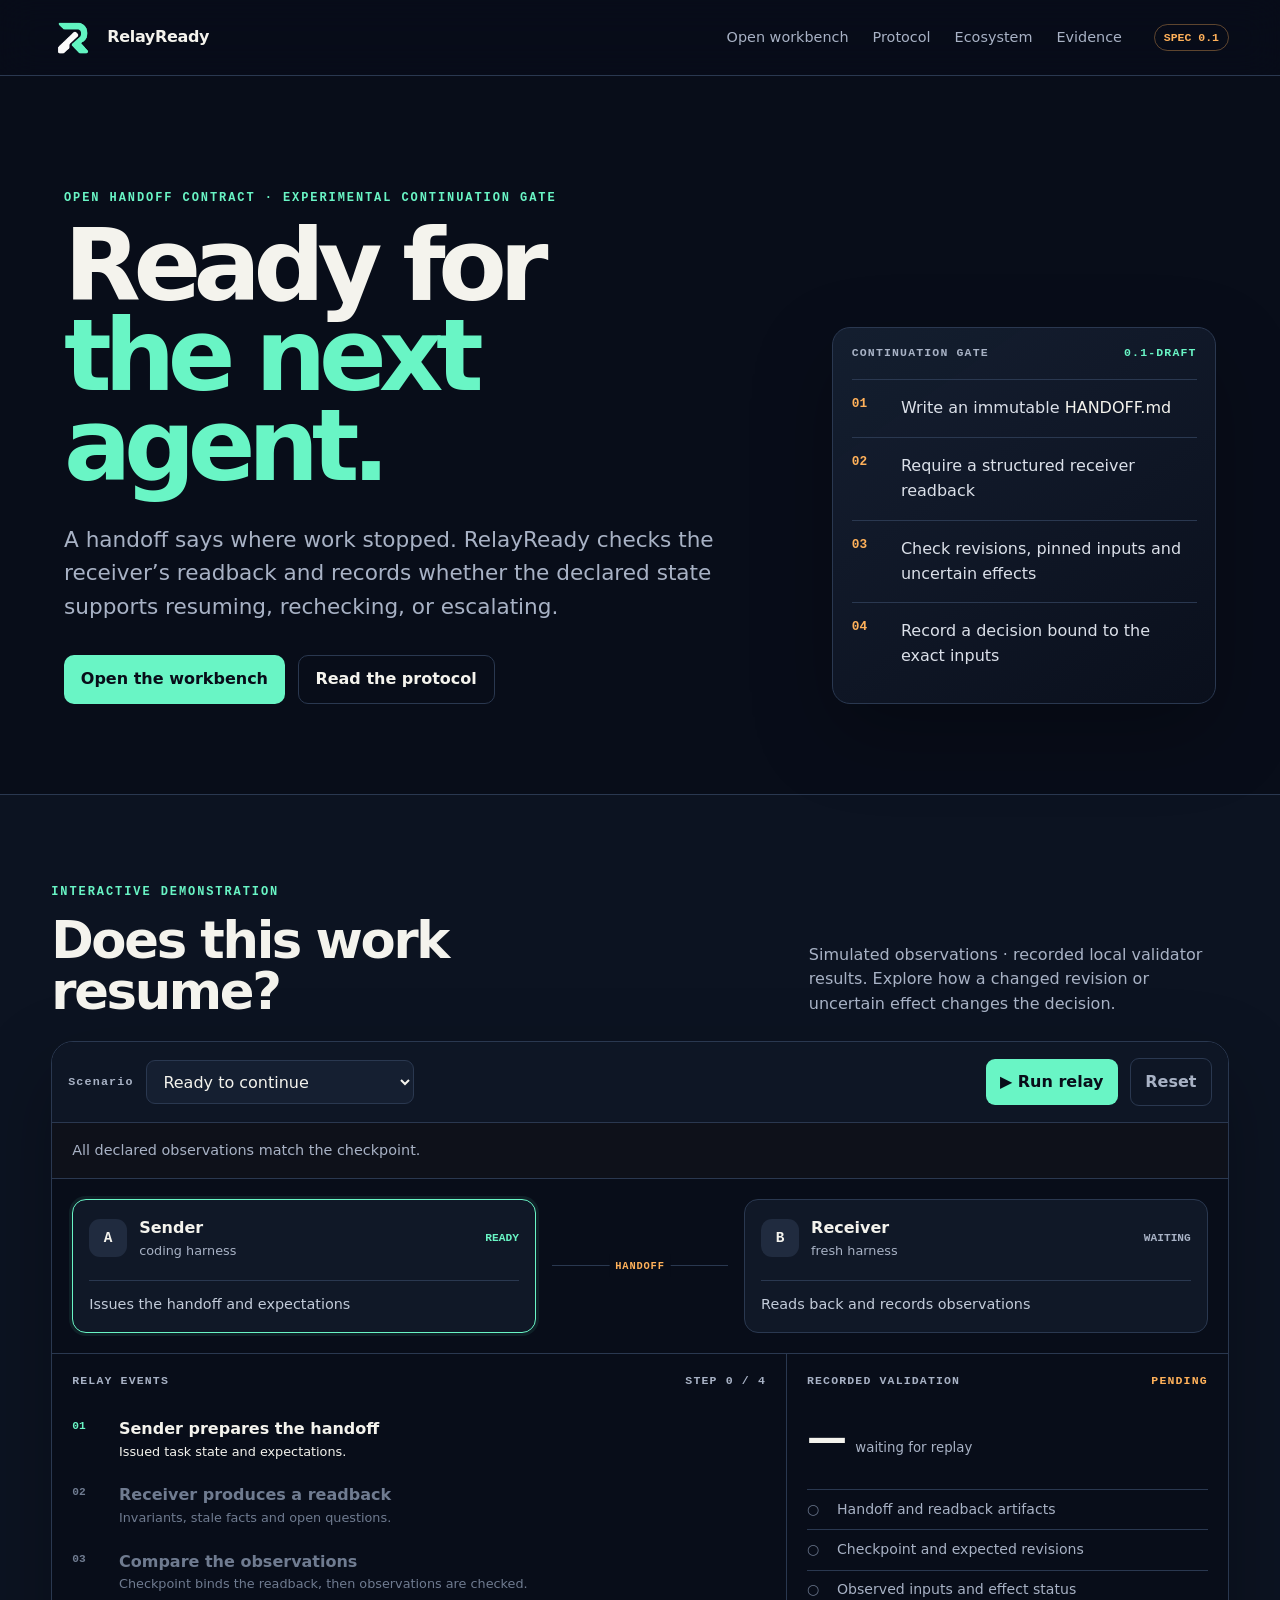
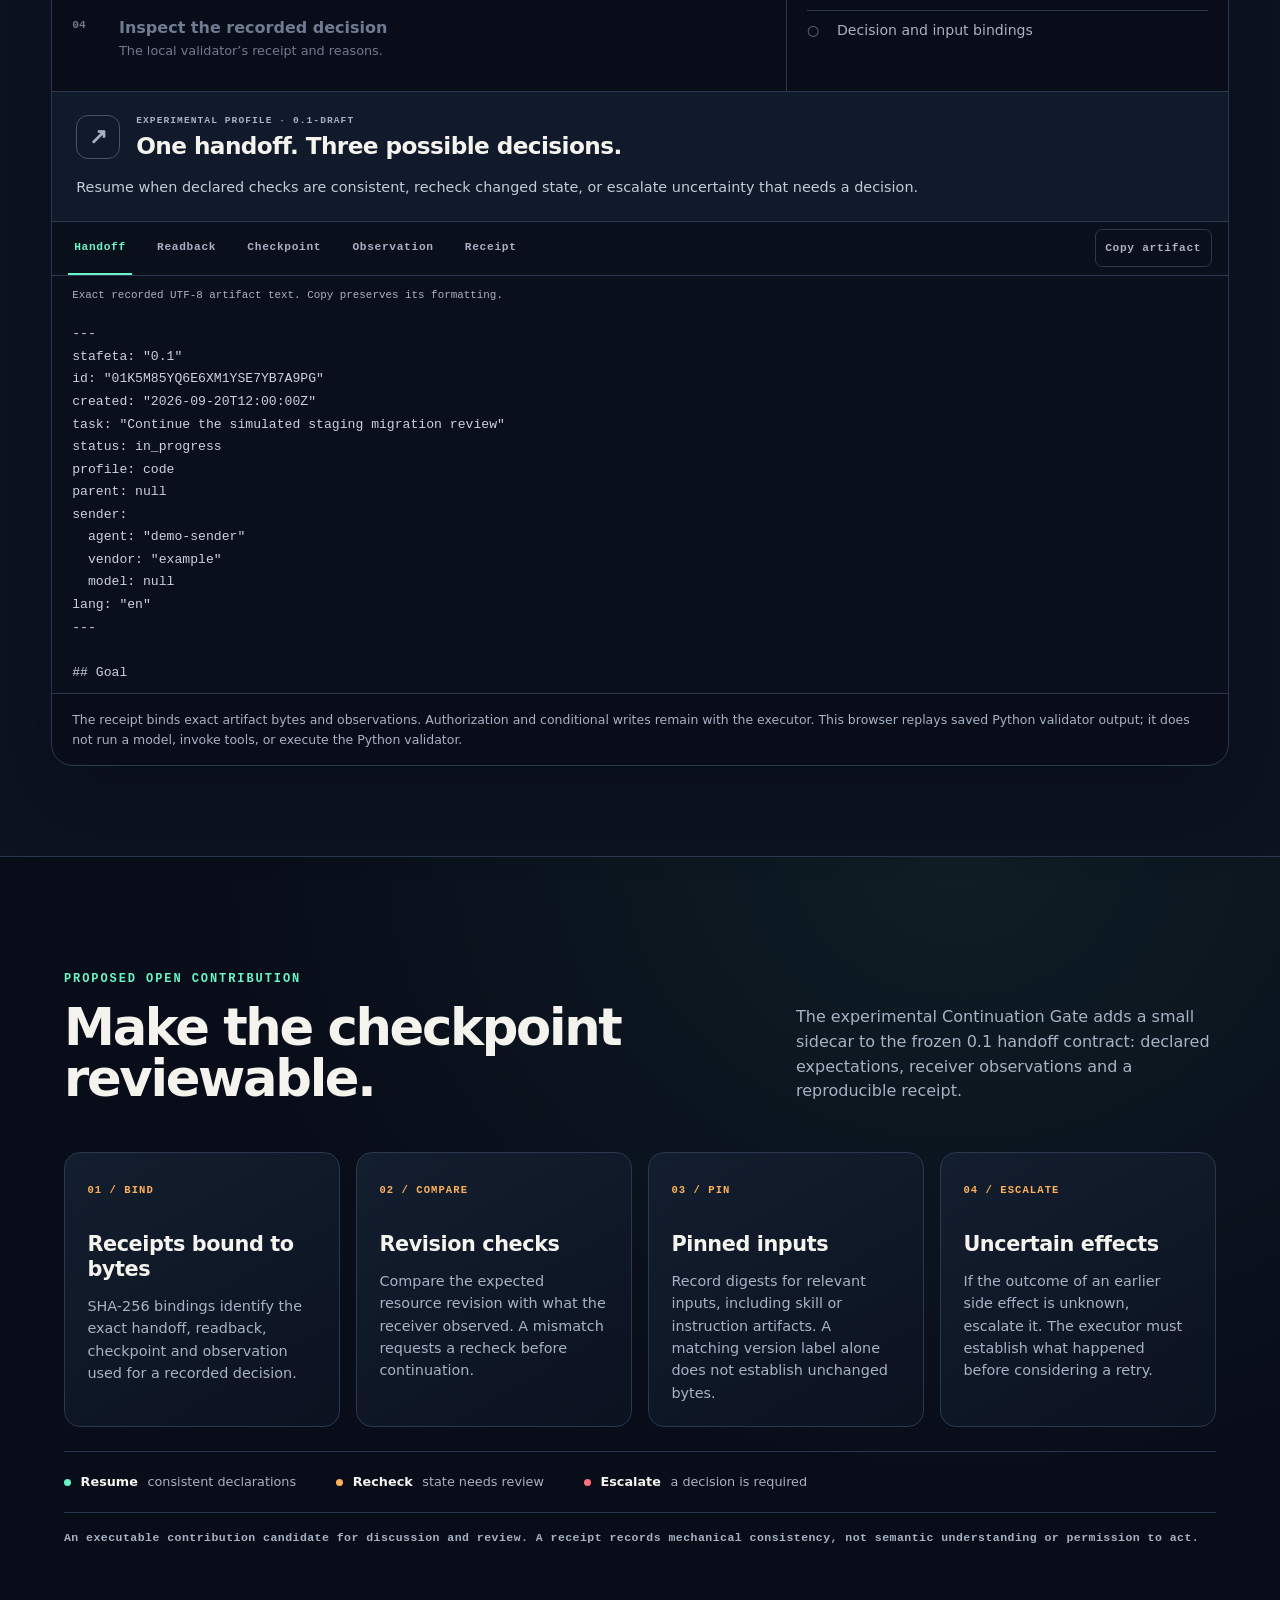
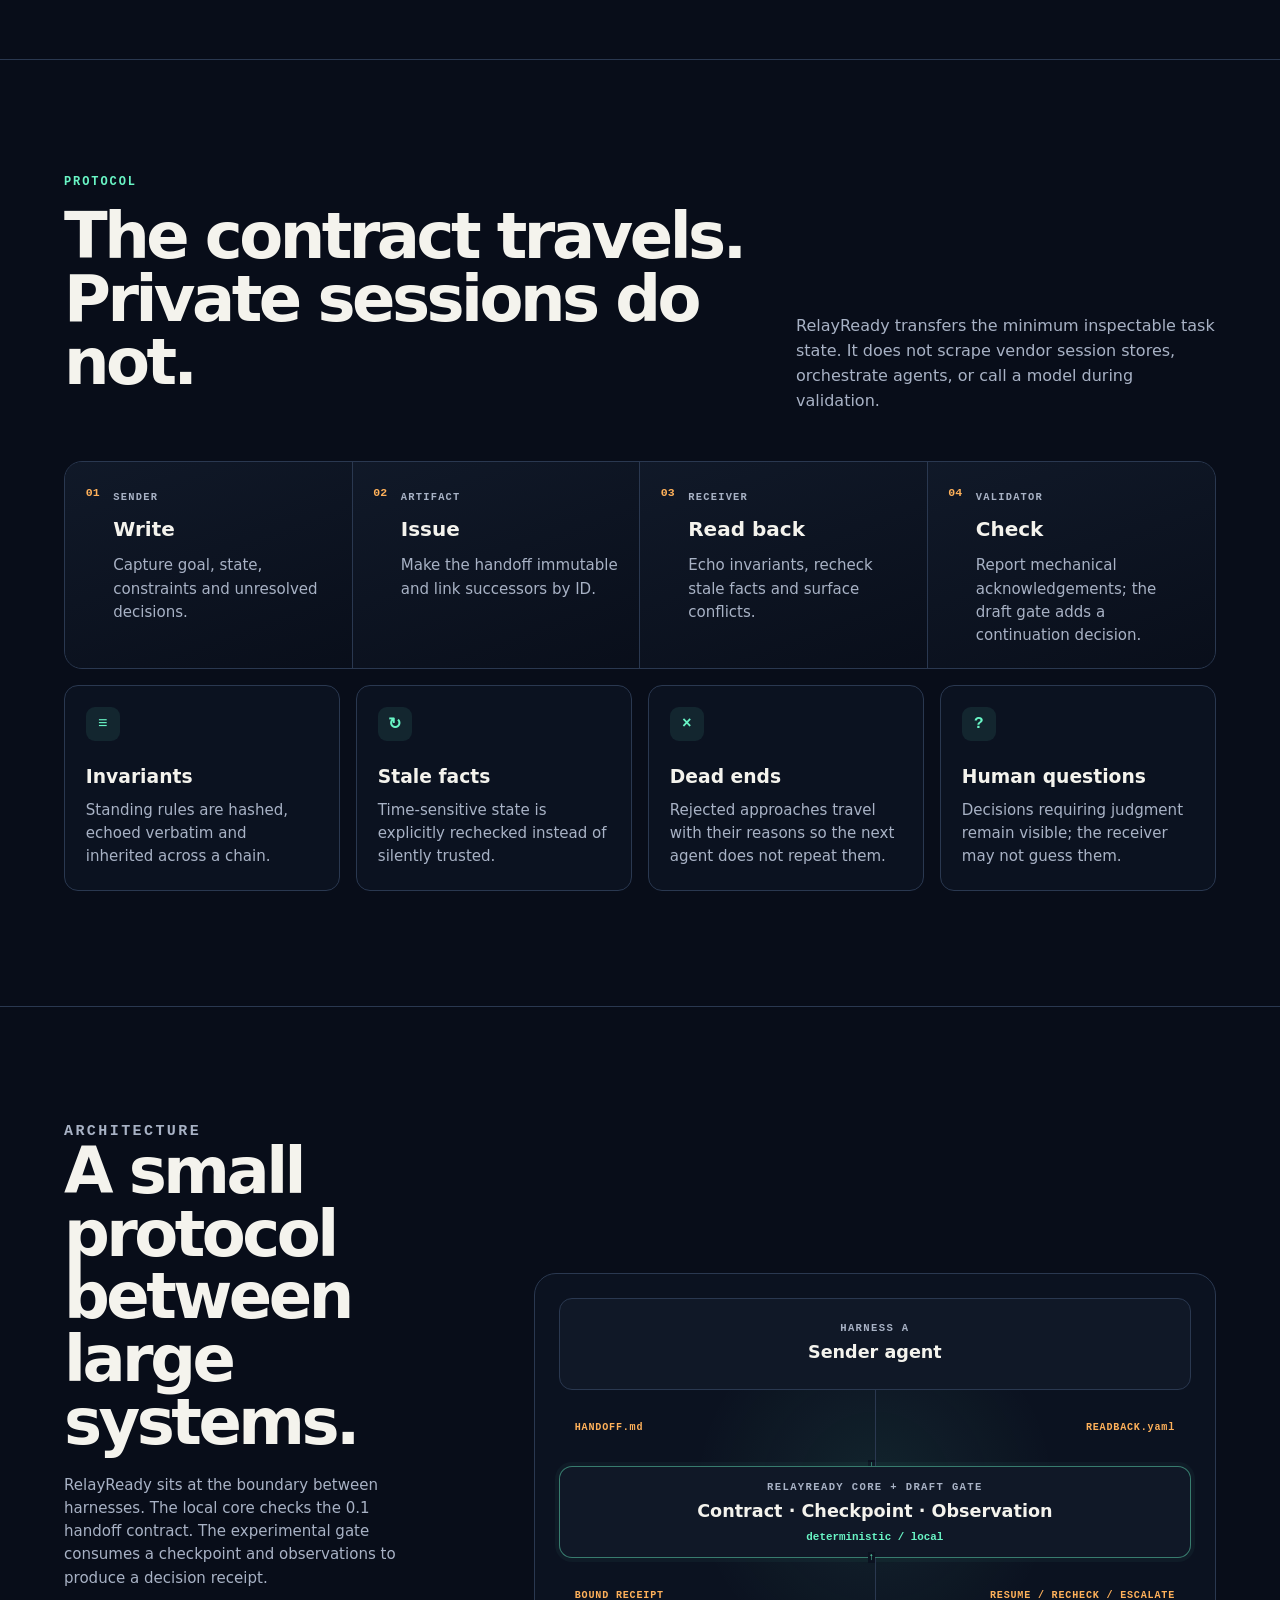
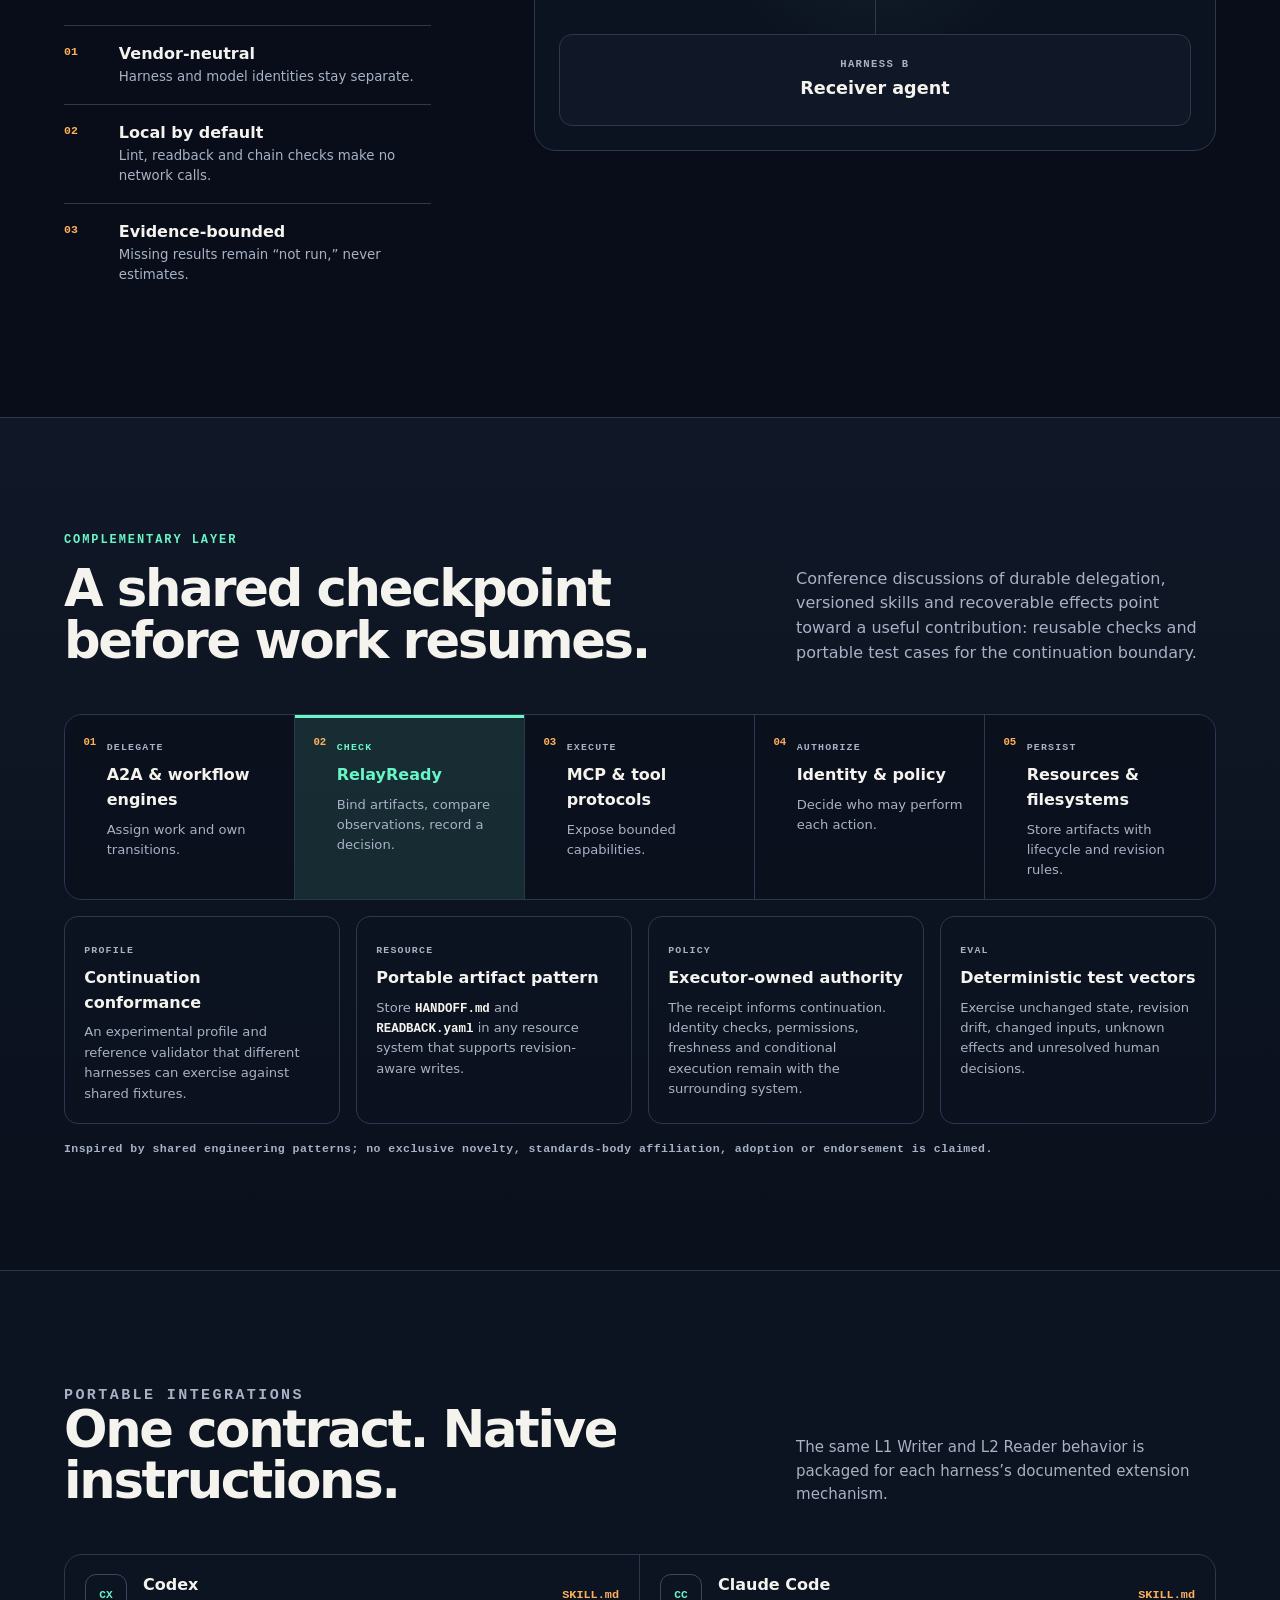
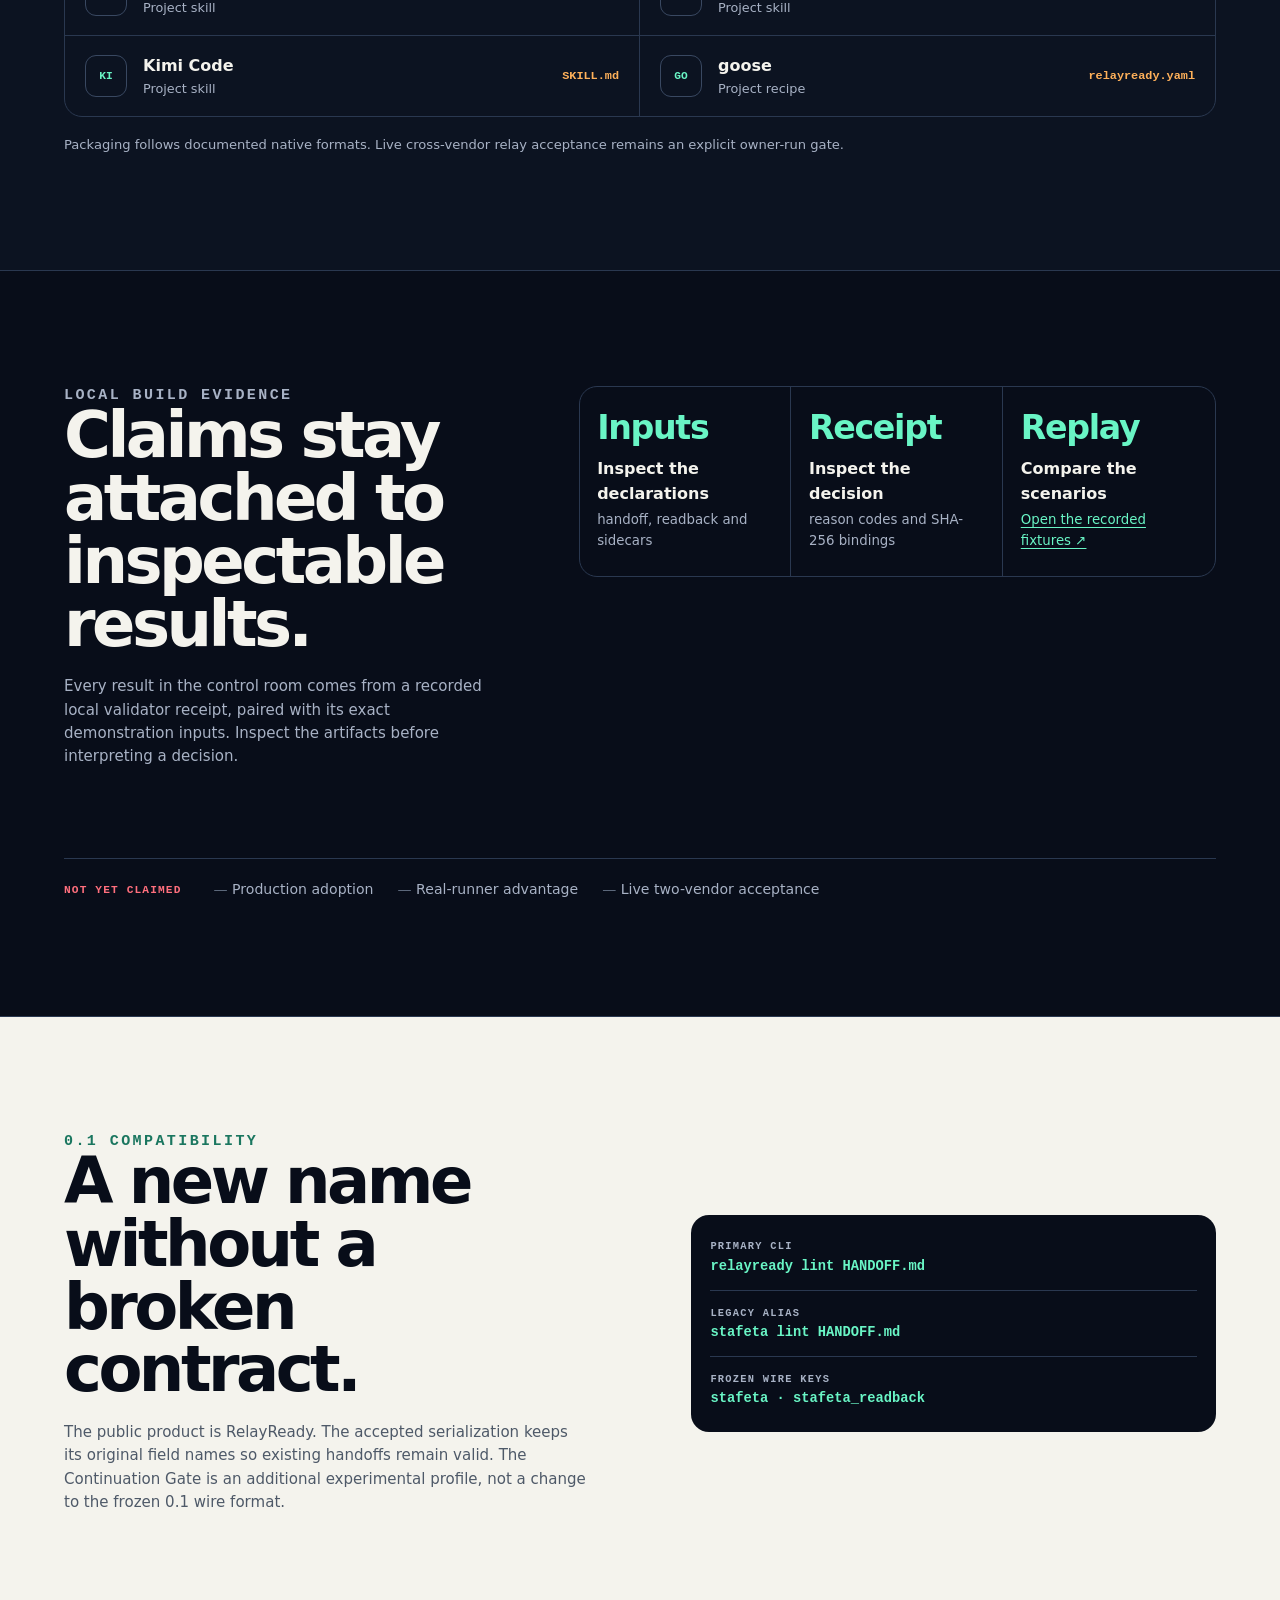
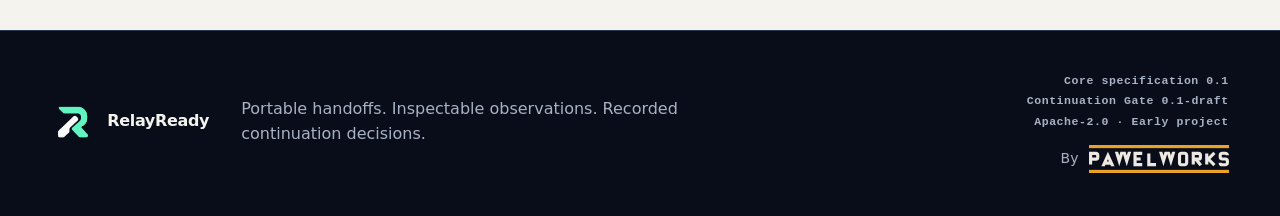
<file: out/index.html>
<!doctype html>
<html lang="en">
<head>
  <meta charset="utf-8">
  <meta name="viewport" content="width=device-width, initial-scale=1">
  <title>RelayReady — Ready for the next agent</title>
  <meta name="description" content="Portable agent handoffs and an experimental Continuation Gate: inspect the evidence, check what changed, and record the next decision.">
  <link rel="icon" type="image/png" href="relayready-logo.png">
  <link rel="stylesheet" href="styles.css">
</head>
<body>
  <a class="skip-link" href="#relay-lab">Skip to relay lab</a>
  <header class="topbar">
    <a class="brand" href="#top" aria-label="RelayReady home"><img class="brand-logo" src="relayready-logo.png" alt="" width="44" height="44"><span>RelayReady</span></a>
    <nav aria-label="Primary navigation">
      <a href="workbench.html">Open workbench</a>
      <a href="#protocol">Protocol</a>
      <a href="#ecosystem">Ecosystem</a>
      <a href="#evidence">Evidence</a>
    </nav>
    <span class="version">SPEC 0.1</span>
  </header>

  <main id="top">
    <section class="hero" aria-labelledby="hero-title">
      <div class="hero-copy">
        <p class="eyebrow">OPEN HANDOFF CONTRACT · EXPERIMENTAL CONTINUATION GATE</p>
        <h1 id="hero-title">Ready for<br><em>the next agent.</em></h1>
        <p class="lede">A handoff says where work stopped. RelayReady checks the receiver’s readback and records whether the declared state supports resuming, rechecking, or escalating.</p>
        <div class="hero-actions">
          <a class="button primary" href="workbench.html">Open the workbench</a>
          <a class="button ghost" href="#protocol">Read the protocol</a>
        </div>
      </div>
      <aside class="brief-card" aria-label="RelayReady contract summary">
        <div class="brief-head"><span>CONTINUATION GATE</span><span class="status-chip">0.1-DRAFT</span></div>
        <dl>
          <div><dt>01</dt><dd>Write an immutable <code>HANDOFF.md</code></dd></div>
          <div><dt>02</dt><dd>Require a structured receiver readback</dd></div>
          <div><dt>03</dt><dd>Check revisions, pinned inputs and uncertain effects</dd></div>
          <div><dt>04</dt><dd>Record a decision bound to the exact inputs</dd></div>
        </dl>
      </aside>
    </section>

    <section class="lab" id="relay-lab" aria-labelledby="lab-title">
      <div class="section-heading">
        <div><p class="eyebrow">INTERACTIVE DEMONSTRATION</p><h2 id="lab-title">Does this work<br>resume?</h2></div>
        <p>Simulated observations · recorded local validator results. Explore how a changed revision or uncertain effect changes the decision.</p>
      </div>
      <div class="lab-shell">
        <div class="lab-toolbar">
          <label for="scenario">Scenario</label>
          <select id="scenario" aria-describedby="scenarioSummary" disabled>
            <option value="">Loading recorded scenarios…</option>
          </select>
          <button class="run-button" id="runRelay" type="button" disabled><span aria-hidden="true">▶</span> Run relay</button>
          <button class="reset-button" id="resetRelay" type="button" disabled>Reset</button>
        </div>
        <p class="scenario-summary" id="scenarioSummary" role="status">Loading the inspectable demonstration fixtures.</p>

        <div class="relay-stage" aria-live="polite">
          <article class="agent-card active" data-agent="sender">
            <div class="agent-top"><span class="agent-id">A</span><div><strong>Sender</strong><span>coding harness</span></div><span class="agent-state">READY</span></div>
            <div class="agent-task">Issues the handoff and expectations</div>
          </article>
          <div class="relay-line" aria-hidden="true"><span class="packet">HANDOFF</span></div>
          <article class="agent-card" data-agent="receiver">
            <div class="agent-top"><span class="agent-id">B</span><div><strong>Receiver</strong><span>fresh harness</span></div><span class="agent-state">WAITING</span></div>
            <div class="agent-task">Reads back and records observations</div>
          </article>
        </div>

        <div class="lab-grid">
          <div class="timeline-panel">
            <div class="panel-title"><span>RELAY EVENTS</span><span id="elapsed">STEP 0 / 4</span></div>
            <ol class="timeline" id="timeline">
              <li class="current"><span>01</span><div><strong>Sender prepares the handoff</strong><small>Issued task state and expectations.</small></div></li>
              <li><span>02</span><div><strong>Receiver produces a readback</strong><small>Invariants, stale facts and open questions.</small></div></li>
              <li><span>03</span><div><strong>Compare the observations</strong><small>Checkpoint binds the readback, then observations are checked.</small></div></li>
              <li><span>04</span><div><strong>Inspect the recorded decision</strong><small>The local validator’s receipt and reasons.</small></div></li>
            </ol>
          </div>
          <div class="inspection-panel">
            <div class="panel-title"><span>RECORDED VALIDATION</span><span id="validationState" class="pending">PENDING</span></div>
            <div class="score"><span id="scoreValue">—</span><small id="scoreLabel">waiting for replay</small></div>
            <ul class="checks" id="checks">
              <li><span>○</span> Handoff and readback artifacts</li>
              <li><span>○</span> Checkpoint and expected revisions</li>
              <li><span>○</span> Observed inputs and effect status</li>
              <li><span>○</span> Decision and input bindings</li>
            </ul>
          </div>
        </div>
        <div class="decision-panel" id="decisionPanel" role="status" aria-live="polite" aria-atomic="true">
          <div class="decision-heading"><span class="decision-mark" aria-hidden="true">↗</span><div><p class="eyebrow">EXPERIMENTAL PROFILE · 0.1-DRAFT</p><h3 id="decisionTitle">One handoff. Three possible decisions.</h3></div></div>
          <p id="decisionSummary">Resume when declared checks are consistent, recheck changed state, or escalate uncertainty that needs a decision.</p>
          <ul id="decisionReasons" class="decision-reasons"></ul>
        </div>
        <div class="artifact-panel">
          <div class="artifact-head">
            <div class="artifact-tabs" role="tablist" aria-label="Relay artifact">
              <button id="tab-handoff" role="tab" aria-selected="true" aria-controls="artifactCode" data-tab="handoff" type="button">Handoff</button>
              <button id="tab-readback" role="tab" aria-selected="false" aria-controls="artifactCode" data-tab="readback" type="button" tabindex="-1">Readback</button>
              <button id="tab-checkpoint" role="tab" aria-selected="false" aria-controls="artifactCode" data-tab="checkpoint" type="button" tabindex="-1">Checkpoint</button>
              <button id="tab-observation" role="tab" aria-selected="false" aria-controls="artifactCode" data-tab="observation" type="button" tabindex="-1">Observation</button>
              <button id="tab-receipt" role="tab" aria-selected="false" aria-controls="artifactCode" data-tab="receipt" type="button" tabindex="-1">Receipt</button>
            </div>
            <button class="copy-button" id="copyArtifact" type="button" disabled>Copy artifact</button>
          </div>
          <p id="artifactMeta" class="artifact-meta">Recorded artifact inspector</p>
          <pre id="artifactCode" tabindex="0" role="tabpanel" aria-labelledby="tab-handoff"><code>Loading recorded artifacts…</code></pre>
        </div>
        <p class="lab-boundary">The receipt binds exact artifact bytes and observations. Authorization and conditional writes remain with the executor. This browser replays saved Python validator output; it does not run a model, invoke tools, or execute the Python validator.</p>
      </div>
      <noscript><p class="boundary-note">JavaScript is needed for the replay. You can still <a href="demo-fixtures.json">inspect all demonstration artifacts and recorded receipts</a>.</p></noscript>
    </section>

    <section id="continuation-gate" class="gate-section" aria-labelledby="gate-title">
      <div class="section-heading wide">
        <div><p class="eyebrow">PROPOSED OPEN CONTRIBUTION</p><h2 id="gate-title">Make the checkpoint<br>reviewable.</h2></div>
        <p>The experimental Continuation Gate adds a small sidecar to the frozen 0.1 handoff contract: declared expectations, receiver observations and a reproducible receipt.</p>
      </div>
      <div class="gate-grid">
        <article><span class="gate-number">01 / BIND</span><h3>Receipts bound to bytes</h3><p>SHA-256 bindings identify the exact handoff, readback, checkpoint and observation used for a recorded decision.</p></article>
        <article><span class="gate-number">02 / COMPARE</span><h3>Revision checks</h3><p>Compare the expected resource revision with what the receiver observed. A mismatch requests a recheck before continuation.</p></article>
        <article><span class="gate-number">03 / PIN</span><h3>Pinned inputs</h3><p>Record digests for relevant inputs, including skill or instruction artifacts. A matching version label alone does not establish unchanged bytes.</p></article>
        <article><span class="gate-number">04 / ESCALATE</span><h3>Uncertain effects</h3><p>If the outcome of an earlier side effect is unknown, escalate it. The executor must establish what happened before considering a retry.</p></article>
      </div>
      <div class="gate-decisions" aria-label="Continuation decisions"><span><i class="decision-dot resume-dot"></i><strong>Resume</strong> consistent declarations</span><span><i class="decision-dot recheck-dot"></i><strong>Recheck</strong> state needs review</span><span><i class="decision-dot escalate-dot"></i><strong>Escalate</strong> a decision is required</span></div>
      <p class="proposal-note">An executable contribution candidate for discussion and review. A receipt records mechanical consistency, not semantic understanding or permission to act.</p>
    </section>

    <section id="protocol" class="protocol-section" aria-labelledby="protocol-title">
      <div class="section-heading wide">
        <div><p class="eyebrow">PROTOCOL</p><h2 id="protocol-title">The contract travels.<br>Private sessions do not.</h2></div>
        <p>RelayReady transfers the minimum inspectable task state. It does not scrape vendor session stores, orchestrate agents, or call a model during validation.</p>
      </div>
      <div class="protocol-flow" aria-label="Four-stage RelayReady protocol">
        <article><span>01</span><div><small>SENDER</small><h3>Write</h3><p>Capture goal, state, constraints and unresolved decisions.</p></div></article>
        <article><span>02</span><div><small>ARTIFACT</small><h3>Issue</h3><p>Make the handoff immutable and link successors by ID.</p></div></article>
        <article><span>03</span><div><small>RECEIVER</small><h3>Read back</h3><p>Echo invariants, recheck stale facts and surface conflicts.</p></div></article>
        <article><span>04</span><div><small>VALIDATOR</small><h3>Check</h3><p>Report mechanical acknowledgements; the draft gate adds a continuation decision.</p></div></article>
      </div>
      <div class="contract-grid">
        <article><span class="contract-icon">≡</span><h3>Invariants</h3><p>Standing rules are hashed, echoed verbatim and inherited across a chain.</p></article>
        <article><span class="contract-icon">↻</span><h3>Stale facts</h3><p>Time-sensitive state is explicitly rechecked instead of silently trusted.</p></article>
        <article><span class="contract-icon">×</span><h3>Dead ends</h3><p>Rejected approaches travel with their reasons so the next agent does not repeat them.</p></article>
        <article><span class="contract-icon">?</span><h3>Human questions</h3><p>Decisions requiring judgment remain visible; the receiver may not guess them.</p></article>
      </div>
    </section>

    <section class="architecture-section" aria-labelledby="architecture-title">
      <div class="architecture-copy">
        <p class="eyebrow">ARCHITECTURE</p>
        <h2 id="architecture-title">A small protocol between large systems.</h2>
        <p>RelayReady sits at the boundary between harnesses. The local core checks the 0.1 handoff contract. The experimental gate consumes a checkpoint and observations to produce a decision receipt.</p>
        <ul class="principles">
          <li><span>01</span><div><strong>Vendor-neutral</strong><small>Harness and model identities stay separate.</small></div></li>
          <li><span>02</span><div><strong>Local by default</strong><small>Lint, readback and chain checks make no network calls.</small></div></li>
          <li><span>03</span><div><strong>Evidence-bounded</strong><small>Missing results remain “not run,” never estimates.</small></div></li>
        </ul>
      </div>
      <div class="architecture-map" aria-label="RelayReady architecture diagram">
        <div class="map-node harness"><span>HARNESS A</span><strong>Sender agent</strong></div>
        <div class="map-bridge"><span>HANDOFF.md</span><i></i><span>READBACK.yaml</span></div>
        <div class="map-node core"><span>RELAYREADY CORE + DRAFT GATE</span><strong>Contract · Checkpoint · Observation</strong><small>deterministic / local</small></div>
        <div class="map-bridge reverse"><span>BOUND RECEIPT</span><i></i><span>RESUME / RECHECK / ESCALATE</span></div>
        <div class="map-node harness"><span>HARNESS B</span><strong>Receiver agent</strong></div>
      </div>
    </section>

    <section id="ecosystem" class="ecosystem-section" aria-labelledby="ecosystem-title">
      <div class="section-heading wide">
        <div><p class="eyebrow">COMPLEMENTARY LAYER</p><h2 id="ecosystem-title">A shared checkpoint<br>before work resumes.</h2></div>
        <p>Conference discussions of durable delegation, versioned skills and recoverable effects point toward a useful contribution: reusable checks and portable test cases for the continuation boundary.</p>
      </div>
      <div class="ecosystem-stack" aria-label="RelayReady position in the agent ecosystem">
        <article><span>01</span><div><small>DELEGATE</small><h3>A2A &amp; workflow engines</h3><p>Assign work and own transitions.</p></div></article>
        <article class="relay-layer"><span>02</span><div><small>CHECK</small><h3>RelayReady</h3><p>Bind artifacts, compare observations, record a decision.</p></div></article>
        <article><span>03</span><div><small>EXECUTE</small><h3>MCP &amp; tool protocols</h3><p>Expose bounded capabilities.</p></div></article>
        <article><span>04</span><div><small>AUTHORIZE</small><h3>Identity &amp; policy</h3><p>Decide who may perform each action.</p></div></article>
        <article><span>05</span><div><small>PERSIST</small><h3>Resources &amp; filesystems</h3><p>Store artifacts with lifecycle and revision rules.</p></div></article>
      </div>
      <div class="opportunity-grid">
        <article><span>PROFILE</span><h3>Continuation conformance</h3><p>An experimental profile and reference validator that different harnesses can exercise against shared fixtures.</p></article>
        <article><span>RESOURCE</span><h3>Portable artifact pattern</h3><p>Store <code>HANDOFF.md</code> and <code>READBACK.yaml</code> in any resource system that supports revision-aware writes.</p></article>
        <article><span>POLICY</span><h3>Executor-owned authority</h3><p>The receipt informs continuation. Identity checks, permissions, freshness and conditional execution remain with the surrounding system.</p></article>
        <article><span>EVAL</span><h3>Deterministic test vectors</h3><p>Exercise unchanged state, revision drift, changed inputs, unknown effects and unresolved human decisions.</p></article>
      </div>
      <p class="proposal-note">Inspired by shared engineering patterns; no exclusive novelty, standards-body affiliation, adoption or endorsement is claimed.</p>
    </section>

    <section class="integrations-section" aria-labelledby="integrations-title">
      <div class="section-heading wide">
        <div><p class="eyebrow">PORTABLE INTEGRATIONS</p><h2 id="integrations-title">One contract. Native instructions.</h2></div>
        <p>The same L1 Writer and L2 Reader behavior is packaged for each harness’s documented extension mechanism.</p>
      </div>
      <div class="integration-list">
        <article><span class="integration-letter">CX</span><div><h3>Codex</h3><p>Project skill</p></div><code>SKILL.md</code></article>
        <article><span class="integration-letter">CC</span><div><h3>Claude Code</h3><p>Project skill</p></div><code>SKILL.md</code></article>
        <article><span class="integration-letter">KI</span><div><h3>Kimi Code</h3><p>Project skill</p></div><code>SKILL.md</code></article>
        <article><span class="integration-letter">GO</span><div><h3>goose</h3><p>Project recipe</p></div><code>relayready.yaml</code></article>
      </div>
      <p class="boundary-note">Packaging follows documented native formats. Live cross-vendor relay acceptance remains an explicit owner-run gate.</p>
    </section>

    <section id="evidence" class="evidence-section" aria-labelledby="evidence-title">
      <div class="evidence-intro">
        <p class="eyebrow">LOCAL BUILD EVIDENCE</p>
        <h2 id="evidence-title">Claims stay attached to inspectable results.</h2>
        <p>Every result in the control room comes from a recorded local validator receipt, paired with its exact demonstration inputs. Inspect the artifacts before interpreting a decision.</p>
      </div>
      <div class="evidence-metrics">
        <article><strong class="evidence-word">Inputs</strong><span>Inspect the declarations</span><small>handoff, readback and sidecars</small></article>
        <article><strong class="evidence-word">Receipt</strong><span>Inspect the decision</span><small>reason codes and SHA-256 bindings</small></article>
        <article><strong class="evidence-word">Replay</strong><span>Compare the scenarios</span><small><a href="demo-fixtures.json">Open the recorded fixtures ↗</a></small></article>
      </div>
      <div class="evidence-boundary">
        <span>NOT YET CLAIMED</span>
        <ul><li>Production adoption</li><li>Real-runner advantage</li><li>Live two-vendor acceptance</li></ul>
      </div>
    </section>

    <section class="compatibility-section" aria-labelledby="compatibility-title">
      <div>
        <p class="eyebrow">0.1 COMPATIBILITY</p>
        <h2 id="compatibility-title">A new name without a broken contract.</h2>
        <p>The public product is RelayReady. The accepted serialization keeps its original field names so existing handoffs remain valid. The Continuation Gate is an additional experimental profile, not a change to the frozen 0.1 wire format.</p>
      </div>
      <div class="compatibility-code">
        <div><span>PRIMARY CLI</span><code>relayready lint HANDOFF.md</code></div>
        <div><span>LEGACY ALIAS</span><code>stafeta lint HANDOFF.md</code></div>
        <div><span>FROZEN WIRE KEYS</span><code>stafeta · stafeta_readback</code></div>
      </div>
    </section>
  </main>
  <footer>
    <a class="brand" href="#top"><img class="brand-logo" src="relayready-logo.png" alt="" width="44" height="44"><span>RelayReady</span></a>
    <p>Portable handoffs. Inspectable observations. Recorded continuation decisions.</p>
    <div><span>Core specification 0.1</span><span>Continuation Gate 0.1-draft</span><span>Apache-2.0 · Early project</span><span class="maker-credit">By <img src="pawelworks-logo.svg" alt="PAWELWORKS" width="140" height="28"></span></div>
  </footer>
  <script src="app.js"></script>
</body>
</html>
</file>
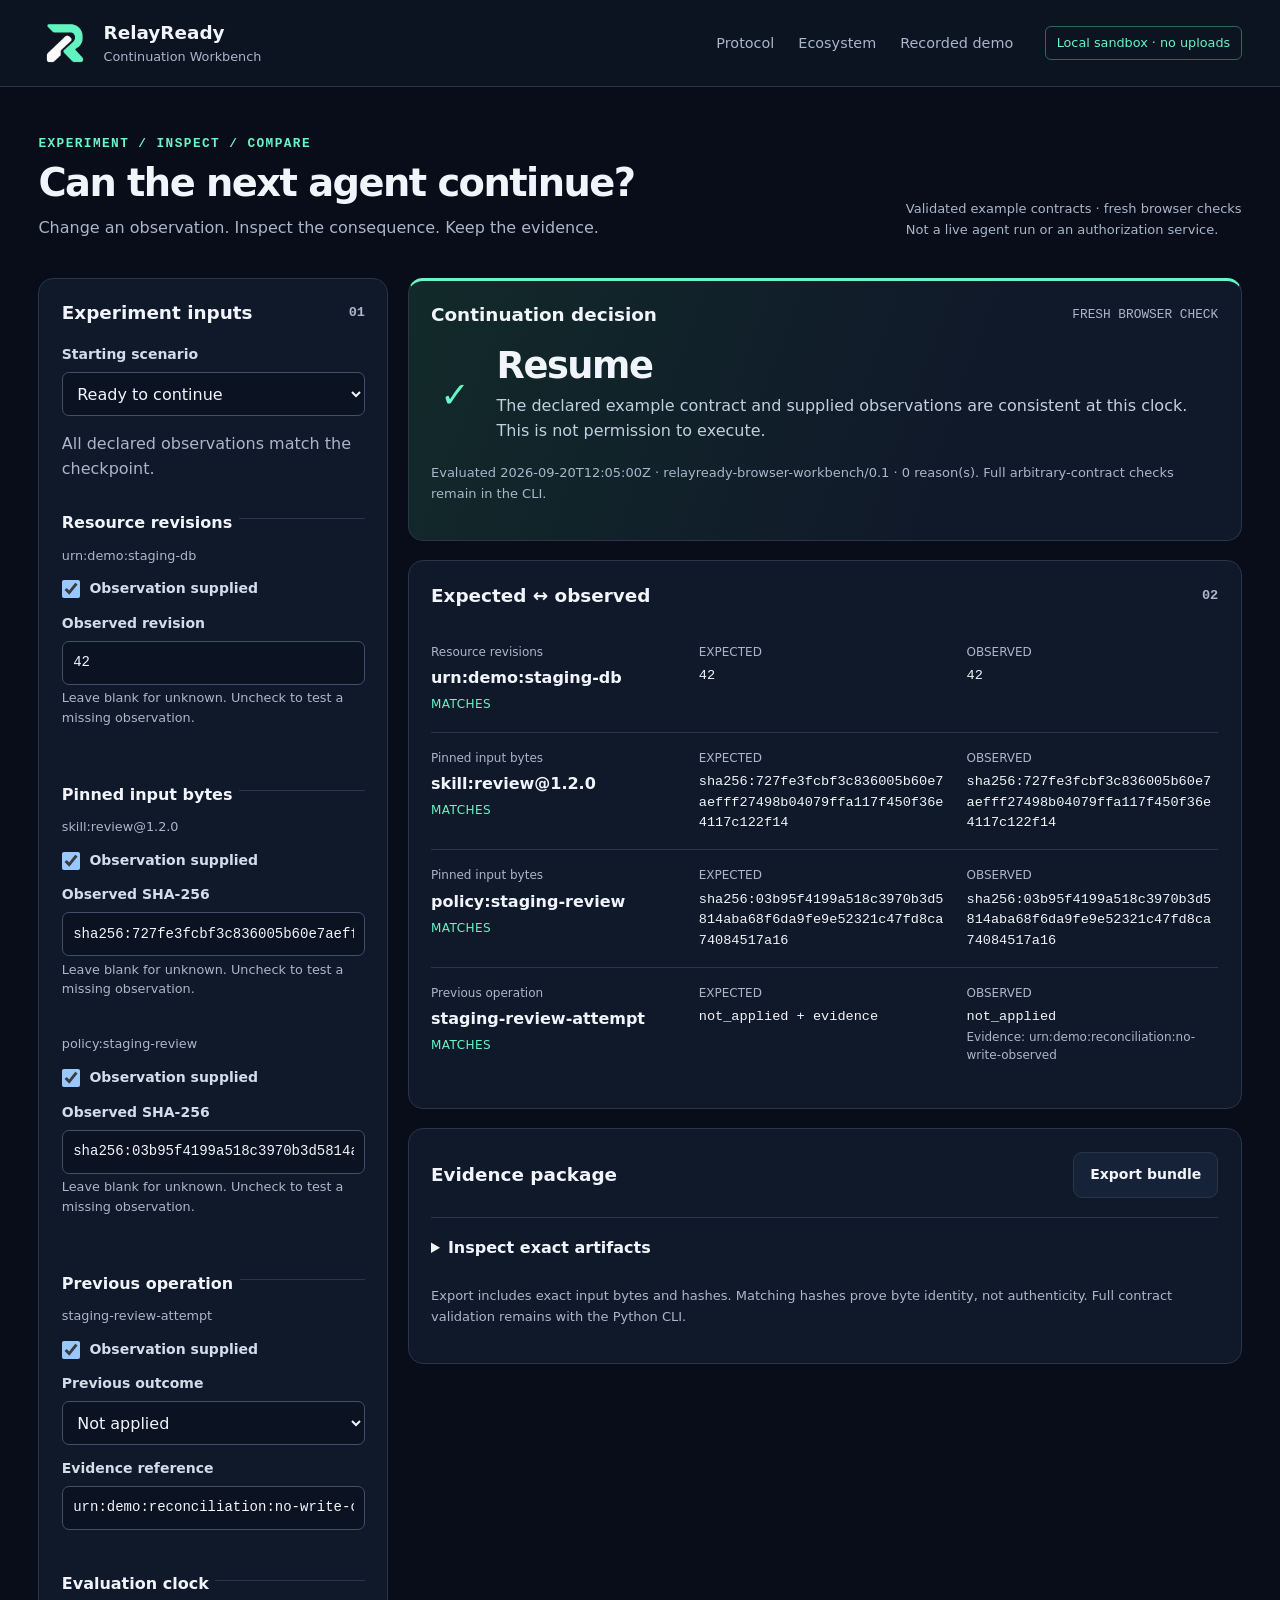
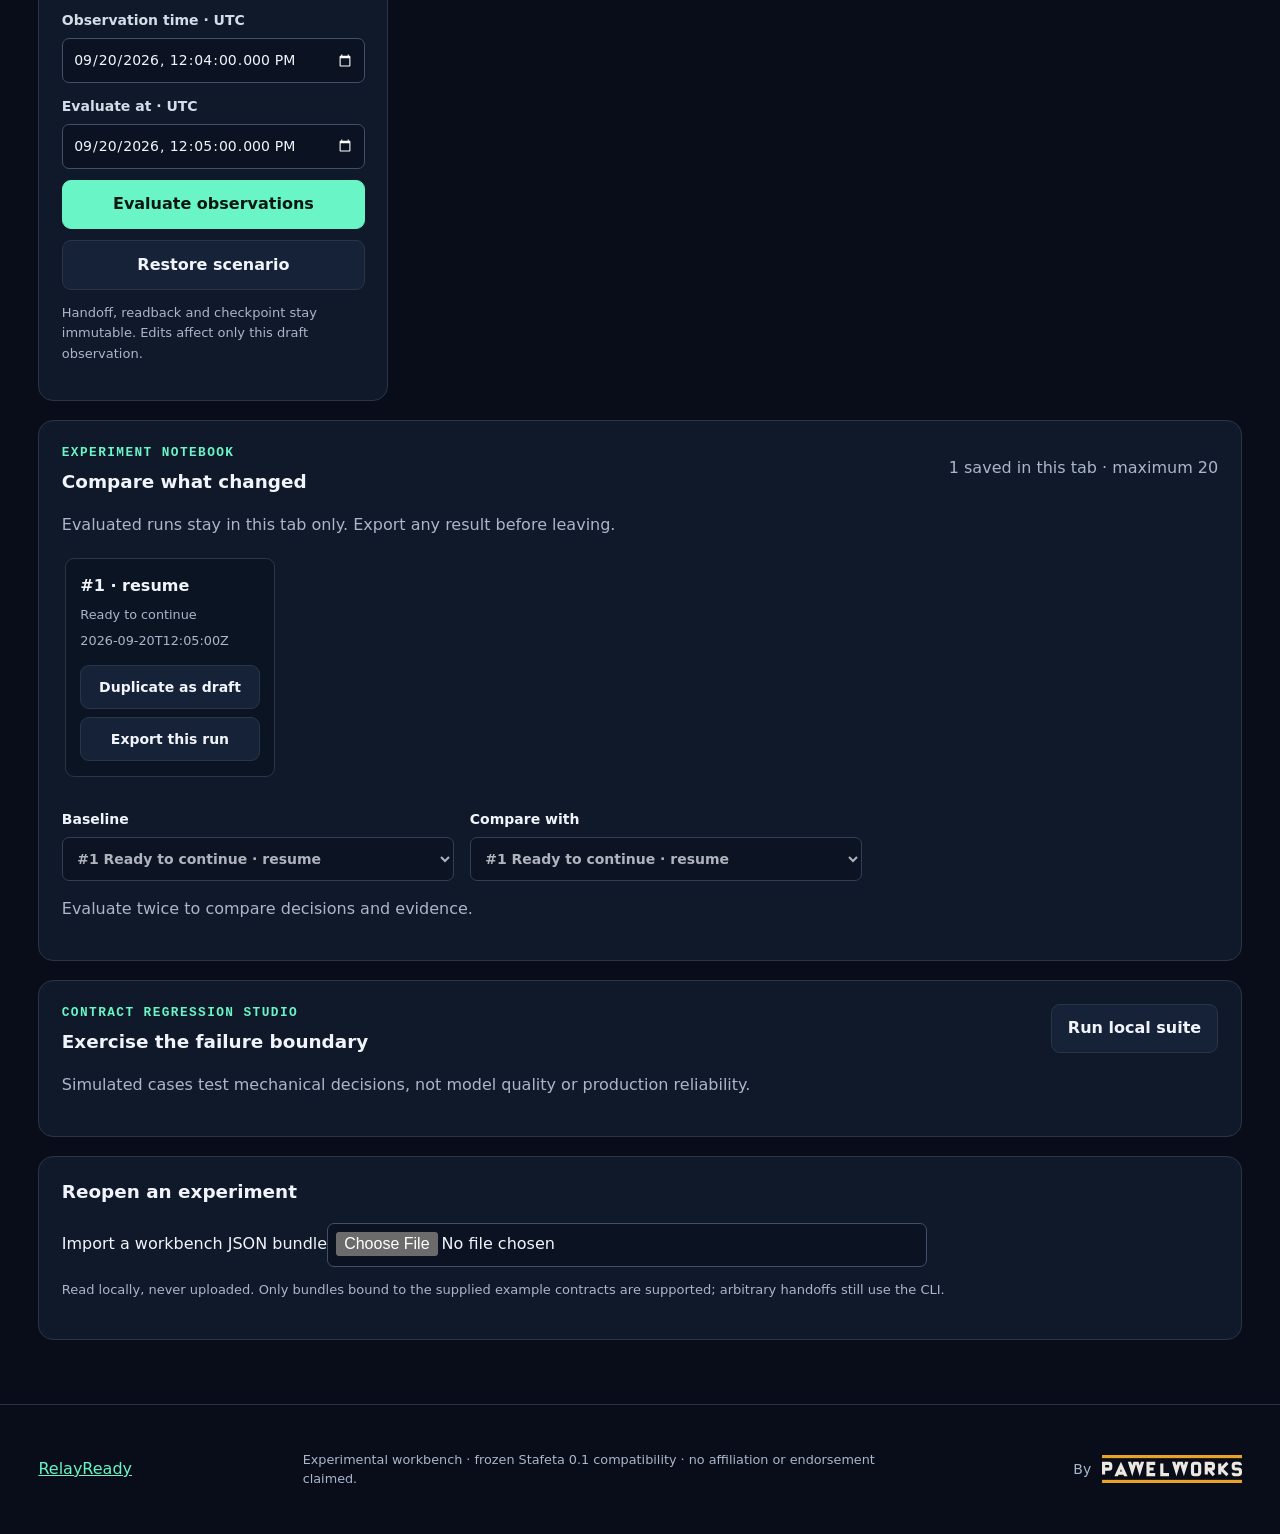
<file: out/workbench.html>
<!doctype html>
<html lang="en">
<head>
<meta charset="utf-8"><meta name="viewport" content="width=device-width,initial-scale=1">
<title>RelayReady — Continuation Workbench</title>
<meta name="description" content="Edit agent handoff observations, compare continuation decisions and export reproducible local experiments.">
<link rel="icon" href="relayready-logo.png" type="image/png"><link rel="stylesheet" href="workbench.css"><script src="workbench.js" type="module"></script>
</head>
<body>
<a class="skip" href="#workspace">Skip to workbench</a>
<header class="app-header"><a class="brand" href="index.html"><img src="relayready-logo.png" alt="" width="54" height="54"><span>RelayReady<small>Continuation Workbench</small></span></a><nav aria-label="Product"><a href="index.html#protocol">Protocol</a><a href="index.html#ecosystem">Ecosystem</a><a href="index.html#relay-lab">Recorded demo</a></nav><span class="local-badge">Local sandbox · no uploads</span></header>
<main id="workspace">
<section class="workbench-intro"><div><p class="eyebrow">EXPERIMENT / INSPECT / COMPARE</p><h1>Can the next agent continue?</h1><p>Change an observation. Inspect the consequence. Keep the evidence.</p></div><p class="scope-note">Validated example contracts · fresh browser checks<br>Not a live agent run or an authorization service.</p></section>
<div class="workspace-grid">
<aside class="control-panel panel" aria-labelledby="inputs-title"><div class="panel-heading"><h2 id="inputs-title">Experiment inputs</h2><span class="step-tag">01</span></div><label for="template">Starting scenario</label><select id="template" disabled><option>Loading examples…</option></select><p id="templateSummary" class="muted"></p><form id="experimentForm"><div id="observationFields"></div><fieldset><legend>Evaluation clock</legend><label for="observedAt">Observation time · UTC</label><input id="observedAt" type="datetime-local" step="0.001" required><label for="evaluatedAt">Evaluate at · UTC</label><input id="evaluatedAt" type="datetime-local" step="0.001" required></fieldset><button class="primary" id="evaluate" type="submit" disabled>Evaluate observations</button><button class="secondary" id="reset" type="button" disabled>Restore scenario</button></form><p class="scope-note">Handoff, readback and checkpoint stay immutable. Edits affect only this draft observation.</p></aside>
<section class="results-column" aria-label="Experiment results">
<section class="decision-panel panel" aria-labelledby="decisionHeading"><div class="panel-heading"><h2 id="decisionHeading">Continuation decision</h2><span id="resultState" class="state-label">READY</span></div><div class="decision-line"><span id="decisionMark" aria-hidden="true">—</span><div><h3 id="decision">Load a scenario</h3><p id="decisionSummary">Preparing the supplied example contracts.</p></div></div><div id="reasonList"></div><p id="resultMeta" class="scope-note"></p></section>
<section class="panel evidence-panel" aria-labelledby="evidenceHeading"><div class="panel-heading"><h2 id="evidenceHeading">Expected ↔ observed</h2><span class="step-tag">02</span></div><div id="evidenceRows" class="evidence-rows"><p class="muted">Your evidence comparison will appear here.</p></div></section>
<section class="panel" aria-labelledby="artifactsHeading"><div class="panel-heading"><h2 id="artifactsHeading">Evidence package</h2><button id="exportBundle" class="small-button" disabled>Export bundle</button></div><details><summary>Inspect exact artifacts</summary><label for="artifactChoice" class="sr-only">Artifact</label><select id="artifactChoice"><option value="handoff">Handoff</option><option value="readback">Readback</option><option value="checkpoint">Checkpoint</option><option value="observation">Observation</option><option value="assessment">Browser assessment</option></select><pre id="artifactText" tabindex="0"></pre></details><p class="scope-note">Export includes exact input bytes and hashes. Matching hashes prove byte identity, not authenticity. Full contract validation remains with the Python CLI.</p></section>
</section></div>
<section class="panel run-studio" aria-labelledby="historyHeading"><div class="panel-heading"><div><p class="eyebrow">EXPERIMENT NOTEBOOK</p><h2 id="historyHeading">Compare what changed</h2></div><span id="runCount" class="muted">No runs yet</span></div><p class="muted">Evaluated runs stay in this tab only. Export any result before leaving.</p><div id="runList" class="run-list"></div><div class="compare-controls"><label>Baseline<select id="baselineRun" disabled></select></label><label>Compare with<select id="candidateRun" disabled></select></label></div><div id="comparison" class="comparison"><p class="muted">Evaluate twice to compare decisions and evidence.</p></div></section>
<section class="panel regression-studio" aria-labelledby="suiteHeading"><div class="panel-heading"><div><p class="eyebrow">CONTRACT REGRESSION STUDIO</p><h2 id="suiteHeading">Exercise the failure boundary</h2></div><button id="runSuite" class="secondary" disabled>Run local suite</button></div><p class="muted">Simulated cases test mechanical decisions, not model quality or production reliability.</p><div id="suiteResults"></div></section>
<section class="panel import-panel" aria-labelledby="importHeading"><div class="panel-heading"><h2 id="importHeading">Reopen an experiment</h2></div><label for="importBundle">Import a workbench JSON bundle</label><input id="importBundle" type="file" accept=".json,application/json"><p class="scope-note">Read locally, never uploaded. Only bundles bound to the supplied example contracts are supported; arbitrary handoffs still use the CLI.</p><p id="importStatus" role="status"></p></section>
<p id="announcement" class="sr-only" role="status" aria-live="polite"></p><p id="fatalError" class="error" role="alert" hidden></p>
</main><footer><a href="index.html">RelayReady</a><p>Experimental workbench · frozen Stafeta 0.1 compatibility · no affiliation or endorsement claimed.</p><span class="maker-credit">By <img src="pawelworks-logo.svg" alt="PAWELWORKS" width="140" height="28"></span></footer>
</body></html>
</file>
<file: out/styles.css>
:root{--ink:#080d19;--panel:#101827;--panel2:#151f31;--line:#2a3850;--paper:#f4f3ed;--muted:#a8b2c5;--mint:#69f5c5;--amber:#ffb15a;--red:#ff6f7d;--radius:18px;--mono:"Cascadia Code","SFMono-Regular",Consolas,monospace;--sans:Inter,ui-sans-serif,system-ui,-apple-system,"Segoe UI",sans-serif;color-scheme:dark}
*{box-sizing:border-box}html{scroll-behavior:smooth}body{margin:0;background:var(--ink);color:var(--paper);font-family:var(--sans);font-size:16px;line-height:1.55}button,select{font:inherit}.skip-link{position:fixed;left:1rem;top:-5rem;z-index:50;background:var(--mint);color:var(--ink);padding:.75rem 1rem;border-radius:8px}.skip-link:focus{top:1rem}.topbar{height:76px;display:flex;align-items:center;gap:2rem;padding:0 clamp(1rem,4vw,4rem);border-bottom:1px solid var(--line);position:sticky;top:0;background:rgba(8,13,25,.92);backdrop-filter:blur(18px);z-index:20}.brand{display:flex;align-items:center;gap:.75rem;color:var(--paper);text-decoration:none;font-weight:750;letter-spacing:-.02em}.mark{display:grid;place-items:center;width:34px;height:34px;border:1px solid var(--mint);color:var(--mint);font:700 .72rem var(--mono);border-radius:9px}.topbar nav{display:flex;gap:1.5rem;margin-left:auto}.topbar nav a{color:var(--muted);text-decoration:none;font-size:.9rem}.topbar nav a:hover,.topbar nav a:focus{color:var(--paper)}.version{font:600 .72rem var(--mono);color:var(--amber);border:1px solid rgba(255,177,90,.35);padding:.35rem .55rem;border-radius:999px}.hero{max-width:1440px;margin:auto;padding:clamp(4rem,9vw,9rem) clamp(1rem,5vw,5rem) clamp(3rem,7vw,6rem);display:grid;grid-template-columns:minmax(0,1.15fr) minmax(300px,.65fr);gap:clamp(2rem,7vw,8rem);align-items:end}.eyebrow{font:650 .75rem var(--mono);letter-spacing:.16em;color:var(--mint);margin:0 0 1rem}.hero h1{font-size:clamp(3.3rem,7.8vw,7.4rem);line-height:.9;letter-spacing:-.075em;margin:0;max-width:900px}.hero h1 em{font-style:normal;color:var(--mint)}.lede{max-width:680px;color:var(--muted);font-size:clamp(1.05rem,1.7vw,1.35rem);margin:2rem 0 0}.hero-actions{display:flex;flex-wrap:wrap;gap:.8rem;margin-top:2rem}.button{display:inline-flex;align-items:center;justify-content:center;min-height:48px;padding:.7rem 1.05rem;border-radius:10px;text-decoration:none;font-weight:700}.button.primary{background:var(--mint);color:var(--ink)}.button.ghost{border:1px solid var(--line);color:var(--paper)}.brief-card{border:1px solid var(--line);background:linear-gradient(145deg,rgba(21,31,49,.95),rgba(10,16,29,.9));border-radius:var(--radius);padding:1.15rem;box-shadow:0 30px 80px rgba(0,0,0,.25)}.brief-head,.panel-title{display:flex;justify-content:space-between;align-items:center;font:650 .72rem var(--mono);letter-spacing:.1em;color:var(--muted)}.status-chip{color:var(--mint)}.brief-card dl{margin:1.25rem 0 0}.brief-card dl div{display:grid;grid-template-columns:38px 1fr;gap:.7rem;padding:1rem 0;border-top:1px solid var(--line)}.brief-card dt{font:700 .8rem var(--mono);color:var(--amber)}.brief-card dd{margin:0;color:#dbe0e9}.brief-card code{font:inherit;color:var(--paper)}.lab{padding:clamp(3rem,7vw,6rem) clamp(1rem,4vw,4rem);background:#0c1321;border-block:1px solid var(--line)}.section-heading{max-width:1280px;margin:0 auto 1.5rem;display:flex;justify-content:space-between;gap:2rem;align-items:end}.section-heading h2,.placeholder-section h2{font-size:clamp(2rem,4vw,3.6rem);line-height:1;letter-spacing:-.045em;margin:0}.section-heading>p{color:var(--muted);max-width:420px;margin:0}.lab-shell{max-width:1280px;margin:auto;border:1px solid var(--line);border-radius:22px;background:var(--ink);overflow:hidden;box-shadow:0 30px 80px rgba(0,0,0,.25)}.lab-toolbar{display:flex;align-items:center;gap:.75rem;padding:1rem;border-bottom:1px solid var(--line);background:#0e1625}.lab-toolbar label{font:650 .73rem var(--mono);color:var(--muted);letter-spacing:.1em}.lab-toolbar select{background:var(--panel2);color:var(--paper);border:1px solid var(--line);padding:.65rem 2.5rem .65rem .8rem;border-radius:9px}.run-button,.reset-button{border:0;border-radius:9px;padding:.68rem .9rem;cursor:pointer;font-weight:750}.run-button{margin-left:auto;background:var(--mint);color:var(--ink)}.reset-button{background:transparent;color:var(--muted);border:1px solid var(--line)}.relay-stage{display:grid;grid-template-columns:1fr minmax(100px,.38fr) 1fr;gap:1rem;padding:1.25rem}.agent-card{background:var(--panel);border:1px solid var(--line);border-radius:14px;padding:1rem;transition:.25s ease}.agent-card.active{border-color:var(--mint);box-shadow:0 0 0 3px rgba(105,245,197,.08)}.agent-top{display:flex;align-items:center;gap:.75rem}.agent-id{display:grid;place-items:center;width:38px;height:38px;border-radius:11px;background:#202b3f;color:var(--paper);font:750 .9rem var(--mono)}.agent-top div{display:flex;flex-direction:column}.agent-top div span{font-size:.8rem;color:var(--muted)}.agent-state{margin-left:auto;font:700 .7rem var(--mono);color:var(--muted)}.agent-card.active .agent-state{color:var(--mint)}.agent-task{margin-top:1.2rem;padding-top:.8rem;border-top:1px solid var(--line);color:#c2cbd9;font-size:.9rem}.relay-line{display:flex;align-items:center;position:relative}.relay-line:before{content:"";width:100%;height:1px;background:var(--line)}.packet{position:absolute;left:50%;transform:translateX(-50%);font:700 .65rem var(--mono);letter-spacing:.08em;color:var(--amber);background:var(--ink);padding:.35rem}.lab-grid{display:grid;grid-template-columns:1.25fr .75fr;border-top:1px solid var(--line)}.timeline-panel,.inspection-panel{padding:1.25rem}.timeline-panel{border-right:1px solid var(--line)}.timeline{list-style:none;margin:1.2rem 0 0;padding:0}.timeline li{display:grid;grid-template-columns:34px 1fr;gap:.8rem;padding:.68rem 0;color:#6f7b90}.timeline li>span{font:700 .7rem var(--mono);padding-top:.2rem}.timeline li div{display:flex;flex-direction:column}.timeline small{font-size:.8rem}.timeline li.current{color:var(--paper)}.timeline li.current>span{color:var(--mint)}.timeline li.done>span{color:var(--mint)}.timeline li.done{color:#b7c2d2}.pending{color:var(--amber)}.passed{color:var(--mint)}.score{display:flex;align-items:baseline;gap:.65rem;margin:1.25rem 0}.score span{font-size:2.5rem;font-weight:800;letter-spacing:-.05em}.score small{color:var(--muted)}.checks{list-style:none;padding:0;margin:0}.checks li{padding:.55rem 0;border-top:1px solid var(--line);color:var(--muted);font-size:.88rem}.checks li span{display:inline-block;width:1.6rem;color:#667288}.checks li.done{color:var(--paper)}.checks li.done span{color:var(--mint)}.placeholder-section{max-width:1280px;margin:auto;padding:clamp(4rem,8vw,8rem) clamp(1rem,4vw,4rem);border-bottom:1px solid var(--line)}
@media(max-width:850px){.topbar nav{display:none}.hero{grid-template-columns:1fr}.brief-card{max-width:620px}.section-heading{align-items:start;flex-direction:column}.relay-stage{grid-template-columns:1fr}.relay-line{min-height:48px}.relay-line:before{width:1px;height:100%;margin:auto}.lab-grid{grid-template-columns:1fr}.timeline-panel{border-right:0;border-bottom:1px solid var(--line)}}
@media(max-width:560px){.topbar{height:66px;padding:0 1rem}.version{display:none}.hero h1{font-size:3.35rem}.lab{padding-inline:.75rem}.lab-toolbar{align-items:stretch;flex-wrap:wrap}.lab-toolbar label{width:100%}.lab-toolbar select{flex:1;min-width:0}.run-button{margin-left:0}.relay-stage{padding:.8rem}.agent-card{padding:.85rem}}
@media(prefers-reduced-motion:reduce){html{scroll-behavior:auto}*,*:before,*:after{transition:none!important;animation:none!important}}
.run-button:disabled{opacity:.58;cursor:wait}.artifact-panel{border-top:1px solid var(--line);background:#090f1b}.artifact-head{height:54px;display:flex;align-items:center;justify-content:space-between;padding:0 1rem;border-bottom:1px solid var(--line)}.artifact-tabs{display:flex;align-self:stretch;gap:1.2rem}.artifact-tabs button,.copy-button{border:0;background:transparent;color:var(--muted);font:700 .7rem var(--mono);letter-spacing:.06em;cursor:pointer}.artifact-tabs button{border-bottom:2px solid transparent}.artifact-tabs button[aria-selected="true"]{color:var(--mint);border-bottom-color:var(--mint)}.copy-button{padding:.45rem .6rem;border:1px solid var(--line);border-radius:7px}.copy-button:hover,.copy-button:focus{color:var(--paper);border-color:#53627a}.artifact-panel pre{margin:0;padding:1.25rem;min-height:260px;max-height:390px;overflow:auto;color:#c9d3e1;font:500 .82rem/1.72 var(--mono);tab-size:2;white-space:pre-wrap}.protocol-section,.ecosystem-section,.integrations-section,.evidence-section,.compatibility-section,.architecture-section{padding:clamp(5rem,9vw,9rem) clamp(1rem,5vw,5rem);border-bottom:1px solid var(--line)}.section-heading.wide{max-width:1280px}.protocol-section h2,.architecture-copy h2,.evidence-intro h2,.compatibility-section h2{font-size:clamp(2.4rem,5vw,5rem);line-height:.98;letter-spacing:-.055em;margin:0 0 1.25rem}.protocol-flow{max-width:1280px;margin:3rem auto 0;display:grid;grid-template-columns:repeat(4,1fr);border:1px solid var(--line);border-radius:var(--radius);overflow:hidden}.protocol-flow article{display:grid;grid-template-columns:auto 1fr;gap:.85rem;padding:1.3rem;border-right:1px solid var(--line);background:linear-gradient(160deg,rgba(20,30,47,.7),rgba(10,16,28,.45))}.protocol-flow article:last-child{border-right:0}.protocol-flow article>span{font:750 .72rem var(--mono);color:var(--amber);padding-top:.2rem}.protocol-flow small{font:650 .65rem var(--mono);letter-spacing:.12em;color:var(--muted)}.protocol-flow h3{margin:.35rem 0 .6rem;font-size:1.25rem}.protocol-flow p,.contract-grid p,.architecture-copy>p,.integrations-section p,.evidence-intro>p,.compatibility-section>div>p{color:var(--muted);margin:0;font-size:.94rem}.contract-grid{max-width:1280px;margin:1rem auto 0;display:grid;grid-template-columns:repeat(4,1fr);gap:1rem}.contract-grid article{padding:1.3rem;border:1px solid var(--line);border-radius:14px;background:#0b1220}.contract-icon{display:grid;place-items:center;width:34px;height:34px;border-radius:9px;background:rgba(105,245,197,.09);color:var(--mint);font:800 1rem var(--mono)}.contract-grid h3{margin:1.3rem 0 .5rem}.architecture-section{max-width:1440px;margin:auto;display:grid;grid-template-columns:minmax(280px,.7fr) minmax(450px,1.3fr);gap:clamp(3rem,8vw,8rem);align-items:center}.principles{list-style:none;margin:2.2rem 0 0;padding:0}.principles li{display:grid;grid-template-columns:42px 1fr;gap:.8rem;padding:1rem 0;border-top:1px solid var(--line)}.principles li>span{font:700 .72rem var(--mono);color:var(--amber);padding-top:.2rem}.principles li div{display:flex;flex-direction:column}.principles small{color:var(--muted)}.architecture-map{border:1px solid var(--line);border-radius:22px;padding:1.5rem;background:radial-gradient(circle at 50% 45%,rgba(105,245,197,.08),transparent 42%),#0b1220}.map-node{min-height:92px;border:1px solid var(--line);border-radius:13px;display:flex;flex-direction:column;align-items:center;justify-content:center;text-align:center;background:var(--panel);position:relative}.map-node span{font:700 .66rem var(--mono);letter-spacing:.13em;color:var(--muted)}.map-node strong{font-size:1.1rem;margin-top:.3rem}.map-node small{color:var(--mint);font:650 .68rem var(--mono);margin-top:.35rem}.map-node.core{border-color:rgba(105,245,197,.45);box-shadow:0 0 0 4px rgba(105,245,197,.04)}.map-bridge{height:76px;position:relative;display:flex;align-items:center;justify-content:space-between;padding:0 1rem;color:var(--amber);font:700 .63rem var(--mono);letter-spacing:.08em}.map-bridge i{position:absolute;width:1px;height:100%;background:var(--line);left:50%;top:0}.map-bridge i:after{content:"↓";position:absolute;bottom:-5px;left:-7px;background:#0b1220;color:var(--mint);font-style:normal}.map-bridge.reverse i:after{content:"↑";top:-6px;bottom:auto}.ecosystem-section{background:linear-gradient(180deg,#101827,#0a101c)}.ecosystem-section .section-heading h2{max-width:820px}.ecosystem-stack{max-width:1280px;margin:3rem auto 0;display:grid;grid-template-columns:repeat(5,1fr);border:1px solid var(--line);border-radius:var(--radius);overflow:hidden}.ecosystem-stack article{display:grid;grid-template-columns:auto 1fr;gap:.65rem;padding:1.15rem;border-right:1px solid var(--line);background:rgba(8,13,25,.5)}.ecosystem-stack article:last-child{border-right:0}.ecosystem-stack article>span{font:700 .67rem var(--mono);color:var(--amber);padding-top:.15rem}.ecosystem-stack small,.opportunity-grid article>span{font:700 .62rem var(--mono);letter-spacing:.12em;color:var(--muted)}.ecosystem-stack h3,.opportunity-grid h3{font-size:1rem;margin:.3rem 0 .45rem}.ecosystem-stack p,.opportunity-grid p{font-size:.82rem;color:var(--muted);margin:0}.ecosystem-stack .relay-layer{background:rgba(105,245,197,.1);box-shadow:inset 0 3px 0 var(--mint)}.ecosystem-stack .relay-layer small,.ecosystem-stack .relay-layer h3{color:var(--mint)}.opportunity-grid{max-width:1280px;margin:1rem auto 0;display:grid;grid-template-columns:repeat(4,1fr);gap:1rem}.opportunity-grid article{border:1px solid var(--line);border-radius:14px;padding:1.2rem}.opportunity-grid code{font:600 .78rem var(--mono);color:var(--paper)}.proposal-note{max-width:1280px;margin:1.1rem auto 0;color:var(--muted);font:600 .72rem var(--mono);letter-spacing:.04em}.integrations-section{background:#0c1321}.integration-list{max-width:1280px;margin:3rem auto 0;border:1px solid var(--line);border-radius:var(--radius);overflow:hidden;display:grid;grid-template-columns:repeat(2,1fr)}.integration-list article{display:flex;align-items:center;gap:1rem;padding:1.1rem 1.25rem;border-bottom:1px solid var(--line)}.integration-list article:nth-child(odd){border-right:1px solid var(--line)}.integration-list article:nth-child(n+3){border-bottom:0}.integration-letter{display:grid;place-items:center;width:42px;height:42px;flex:0 0 auto;border:1px solid #394861;border-radius:11px;font:800 .7rem var(--mono);color:var(--mint)}.integration-list h3{margin:0;font-size:1rem}.integration-list p{font-size:.8rem}.integration-list code{margin-left:auto;color:var(--amber);font:600 .74rem var(--mono)}.boundary-note{max-width:1280px;margin:1.1rem auto 0!important;font-size:.82rem!important}.evidence-section{max-width:1440px;margin:auto;display:grid;grid-template-columns:.8fr 1.2fr;gap:clamp(2rem,7vw,7rem)}.evidence-metrics{display:grid;grid-template-columns:repeat(3,1fr);align-self:start;border:1px solid var(--line);border-radius:var(--radius);overflow:hidden}.evidence-metrics article{padding:1.5rem 1.1rem;display:flex;flex-direction:column;border-right:1px solid var(--line)}.evidence-metrics article:last-child{border-right:0}.evidence-metrics strong{font-size:clamp(2.4rem,5vw,4.8rem);line-height:1;letter-spacing:-.07em;color:var(--mint)}.evidence-metrics span{margin-top:.8rem;font-weight:700}.evidence-metrics small{color:var(--muted);margin-top:.2rem}.evidence-boundary{grid-column:1/-1;border-top:1px solid var(--line);padding-top:1.25rem;display:flex;gap:2rem;align-items:center}.evidence-boundary>span{font:700 .7rem var(--mono);letter-spacing:.1em;color:var(--red)}.evidence-boundary ul{display:flex;gap:1.5rem;flex-wrap:wrap;margin:0;padding:0;list-style:none;color:var(--muted);font-size:.88rem}.evidence-boundary li:before{content:"— ";color:#5c687b}.compatibility-section{background:var(--paper);color:var(--ink);display:grid;grid-template-columns:1fr 1fr;gap:clamp(3rem,8vw,8rem);align-items:center}.compatibility-section .eyebrow{color:#1a765f}.compatibility-section>div>p{color:#4e5968;max-width:580px}.compatibility-code{background:var(--ink);color:var(--paper);border-radius:var(--radius);padding:.6rem 1.2rem}.compatibility-code div{padding:1rem 0;border-bottom:1px solid var(--line);display:flex;flex-direction:column;gap:.4rem}.compatibility-code div:last-child{border-bottom:0}.compatibility-code span{font:700 .65rem var(--mono);letter-spacing:.12em;color:var(--muted)}.compatibility-code code{font:600 .86rem var(--mono);color:var(--mint);overflow-wrap:anywhere}footer{min-height:180px;padding:2.5rem clamp(1rem,4vw,4rem);display:grid;grid-template-columns:auto 1fr auto;gap:2rem;align-items:center}footer p{color:var(--muted);max-width:520px;margin:0}footer>div{display:flex;flex-direction:column;align-items:flex-end;color:var(--muted);font:600 .72rem/1.8 var(--mono);letter-spacing:.05em}
@media(max-width:1000px){.protocol-flow,.contract-grid,.opportunity-grid{grid-template-columns:repeat(2,1fr)}.protocol-flow article:nth-child(2){border-right:0}.protocol-flow article:nth-child(-n+2){border-bottom:1px solid var(--line)}.ecosystem-stack{grid-template-columns:1fr}.ecosystem-stack article{border-right:0;border-bottom:1px solid var(--line)}.ecosystem-stack article:last-child{border-bottom:0}.architecture-section,.evidence-section,.compatibility-section{grid-template-columns:1fr}.architecture-map{max-width:760px}.evidence-metrics{max-width:760px}.evidence-boundary{grid-column:auto}}
@media(max-width:640px){.protocol-flow,.contract-grid,.opportunity-grid,.integration-list,.evidence-metrics{grid-template-columns:1fr}.protocol-flow article{border-right:0;border-bottom:1px solid var(--line)!important}.protocol-flow article:last-child{border-bottom:0!important}.integration-list article{border-right:0!important;border-bottom:1px solid var(--line)!important}.integration-list article:last-child{border-bottom:0!important}.evidence-metrics article{border-right:0;border-bottom:1px solid var(--line)}.evidence-metrics article:last-child{border-bottom:0}.evidence-boundary{align-items:flex-start;flex-direction:column;gap:.7rem}.evidence-boundary ul{display:grid;gap:.35rem}.artifact-tabs{gap:.3rem}.artifact-tabs button{font-size:.6rem}.copy-button{font-size:.62rem}}
.timeline li.complete{color:#b7c2d2}.timeline li.complete>span,.checks li.passed,.checks li.passed span{color:var(--mint)}.agent-card.complete{border-color:rgba(105,245,197,.45)}.agent-card.complete .agent-state{color:var(--mint)}
:focus-visible{outline:3px solid var(--amber);outline-offset:3px}.button:hover{transform:translateY(-1px)}.button.primary:hover{background:#8af8d3}.reset-button:hover{color:var(--paper);border-color:#53627a}
@media(max-width:460px){.hero h1{font-size:clamp(2.75rem,15vw,3.35rem)}.artifact-head{height:auto;min-height:54px;align-items:stretch;gap:.6rem;flex-direction:column;padding:.7rem}.artifact-tabs{min-height:38px;overflow-x:auto}.copy-button{align-self:flex-start}.integration-list code{display:none}footer{grid-template-columns:1fr;gap:1rem}footer>div{align-items:flex-start}}
.scenario-summary{margin:0;padding:1rem 1.25rem;border-bottom:1px solid var(--line);color:var(--muted);font-size:.9rem;background:rgba(255,177,90,.025)}.load-error{color:var(--red)}.checks li.reviewed,.checks li.reviewed span{color:#c2cbd9}.score{flex-wrap:wrap}.score span{overflow-wrap:anywhere}.score .result-resume,.result-resume{color:var(--mint)}.score .result-recheck,.result-recheck{color:var(--amber)}.score .result-escalate,.result-escalate{color:var(--red)}.decision-panel{padding:1.4rem 1.5rem;border-top:1px solid var(--line);background:#111a2a}.decision-heading{display:flex;align-items:center;gap:1rem}.decision-mark{display:grid;place-items:center;flex:0 0 44px;width:44px;height:44px;border:1px solid #45536c;border-radius:12px;font:800 1.4rem var(--mono);color:var(--muted)}.decision-heading .eyebrow{font-size:.6rem;margin:0 0 .4rem;color:var(--muted);letter-spacing:.11em}.decision-heading h3{margin:0;font-size:1.45rem;line-height:1.2;letter-spacing:-.025em}.decision-panel>p{max-width:850px;margin:1rem 0 0;color:#c2cbd9;font-size:.9rem}.decision-resume{box-shadow:inset 4px 0 0 var(--mint)}.decision-recheck{box-shadow:inset 4px 0 0 var(--amber)}.decision-escalate{box-shadow:inset 4px 0 0 var(--red)}.decision-resume h3,.decision-resume .decision-mark{color:var(--mint)}.decision-recheck h3,.decision-recheck .decision-mark{color:var(--amber)}.decision-escalate h3,.decision-escalate .decision-mark{color:var(--red)}.decision-reasons{list-style:none;padding:0;margin:1rem 0 0}.decision-reasons:empty{display:none}.decision-reasons li{display:flex;gap:1rem;align-items:baseline;padding:.55rem 0;border-top:1px solid var(--line);color:#c2cbd9;font-size:.86rem}.decision-reasons code{flex:0 0 170px;font:650 .7rem/1.5 var(--mono);color:var(--paper);overflow-wrap:anywhere}.lab-boundary{padding:1rem 1.25rem;margin:0;color:var(--muted);border-top:1px solid var(--line);font-size:.78rem}.gate-section{padding:clamp(5rem,9vw,9rem) clamp(1rem,5vw,5rem);border-bottom:1px solid var(--line);background:radial-gradient(ellipse at 75% 0,rgba(105,245,197,.07),transparent 55%)}.gate-grid{max-width:1280px;margin:3rem auto 0;display:grid;grid-template-columns:repeat(4,minmax(0,1fr));gap:1rem}.gate-grid article{padding:1.4rem;border:1px solid var(--line);border-radius:16px;background:linear-gradient(150deg,#131e2e,#0b1220)}.gate-number{font:650 .66rem var(--mono);letter-spacing:.1em;color:var(--amber)}.gate-grid h3{font-size:1.3rem;line-height:1.2;margin:2rem 0 .8rem;letter-spacing:-.02em}.gate-grid p{margin:0;font-size:.9rem;color:var(--muted)}.gate-decisions{display:flex;flex-wrap:wrap;gap:1rem 2.5rem;max-width:1280px;margin:1.5rem auto 0;padding:1.25rem 0;border-block:1px solid var(--line)}.gate-decisions>span{display:inline-flex;align-items:center;gap:.6rem;color:var(--muted);font-size:.8rem}.gate-decisions strong{color:var(--paper)}.decision-dot{width:7px;height:7px;border-radius:50%;display:inline-block}.resume-dot{background:var(--mint)}.recheck-dot{background:var(--amber)}.escalate-dot{background:var(--red)}.evidence-metrics .evidence-word{font-size:clamp(1.5rem,2.6vw,2.5rem);letter-spacing:-.04em}.evidence-metrics a,.boundary-note a{color:var(--mint);text-underline-offset:3px}.artifact-panel pre{overflow-wrap:anywhere}.artifact-tabs button{min-height:44px;white-space:nowrap}.copy-button{flex:0 0 auto;min-height:38px}.lab-toolbar select{max-width:100%}.map-bridge{gap:1.5rem}.map-bridge span{position:relative;z-index:1;max-width:45%;overflow-wrap:anywhere}.map-bridge span:last-child{text-align:right}.topbar,.lab-shell,.hero-copy,.architecture-copy,.architecture-map,.evidence-intro,.evidence-metrics,.compatibility-code{min-width:0}section[id]{scroll-margin-top:90px}
@media(max-width:1000px){.gate-grid{grid-template-columns:repeat(2,minmax(0,1fr))}}
@media(max-width:760px){.artifact-head{height:auto;min-height:54px;align-items:stretch;gap:.7rem;flex-direction:column;padding:.7rem 1rem}.artifact-tabs{overflow-x:auto;gap:.8rem}.copy-button{align-self:flex-start}.lab-toolbar{flex-wrap:wrap}.lab-toolbar select{flex:1;min-width:0}.lab-toolbar label{width:100%}.run-button{margin-left:0}.decision-reasons li{flex-direction:column;gap:.2rem}.decision-reasons code{flex-basis:auto}}
@media(max-width:560px){.gate-grid{grid-template-columns:1fr}.gate-grid h3{margin-top:1.2rem}.decision-panel{padding:1.2rem 1rem}.decision-heading h3{font-size:1.25rem}.decision-heading{align-items:flex-start}.decision-heading .eyebrow{font-size:.56rem}.gate-decisions{flex-direction:column}.score span{font-size:2.1rem}.agent-state{font-size:.62rem}.artifact-panel pre{font-size:.73rem}.scenario-summary,.lab-boundary{padding-inline:1rem}}
.artifact-meta{margin:0;padding:.7rem 1.25rem 0;font:500 .68rem/1.5 var(--mono);color:var(--muted)}
@media(max-width:560px){.lab-toolbar{display:grid;grid-template-columns:minmax(0,1fr) auto}.lab-toolbar label,.lab-toolbar select{grid-column:1/-1;width:100%}.lab-toolbar select{min-width:0}.lab-toolbar .run-button,.lab-toolbar .reset-button{min-width:0;min-height:44px}}
.brand-logo{width:44px;height:44px;object-fit:contain}
.maker-credit{display:flex;align-items:center;gap:.65rem;margin-top:.75rem;color:var(--muted);font:400 .875rem/1.5 var(--sans);letter-spacing:normal;white-space:nowrap}
.maker-credit img{display:block;width:140px;height:auto;flex:none}
@media(max-width:760px){footer{grid-template-columns:1fr;gap:1rem}footer>div{align-items:flex-start}}
</file>
<file: out/workbench.css>
:root{color-scheme:dark;--bg:#080d19;--panel:#101929;--line:#2a3548;--muted:#aab6ca;--mint:#69f5c5;--amber:#ffc077;--red:#ff8495;--white:#f1f5fb;font-family:Inter,ui-sans-serif,system-ui,sans-serif;font-size:16px}
*{box-sizing:border-box}body{margin:0;background:var(--bg);color:var(--white);line-height:1.55}a{color:var(--mint)}button,input,select{font:inherit}button,a,input,select,summary{touch-action:manipulation}:focus-visible{outline:3px solid var(--mint);outline-offset:3px}button{min-height:44px;border:1px solid var(--line);border-radius:9px;padding:.7rem 1rem;font-weight:650;cursor:pointer}button:disabled{opacity:.48;cursor:not-allowed}.primary{background:var(--mint);color:#081711;border-color:var(--mint)}.secondary,.small-button{background:#162238;color:var(--white)}.small-button{font-size:.875rem}.app-header{display:flex;align-items:center;gap:2rem;padding:1rem 3vw;border-bottom:1px solid var(--line);background:#0c1321}.brand{display:flex;align-items:center;gap:.7rem;text-decoration:none;color:var(--white);font-size:1.15rem;font-weight:750;line-height:1.2}.brand small{display:block;color:var(--muted);font-size:.8rem;font-weight:450;margin-top:.3rem}.brand-symbol{color:var(--mint);font-family:monospace;font-weight:750}.brand img{height:54px;width:54px;object-fit:contain}.app-header nav{display:flex;gap:1.5rem;margin-left:auto}.app-header nav a{font-size:.9rem;color:var(--muted);text-decoration:none}.local-badge{border:1px solid #326657;border-radius:6px;padding:.4rem .65rem;font-size:.8rem;color:var(--mint)}main{max-width:1500px;margin:auto;padding:2.5rem 3vw 4rem}.workbench-intro{display:flex;align-items:end;justify-content:space-between;gap:2rem;margin-bottom:1.8rem}.workbench-intro h1{font-size:clamp(1.8rem,3vw,2.75rem);line-height:1.12;letter-spacing:-.04em;margin:.4rem 0 .75rem}.workbench-intro p{margin:.5rem 0;color:var(--muted)}.eyebrow{font:650 .8rem/1.4 ui-monospace,monospace;letter-spacing:.11em;color:var(--mint)!important;margin:0 0 .5rem}.workspace-grid{display:grid;grid-template-columns:minmax(280px,350px) minmax(0,1fr);gap:1.2rem;align-items:start}.panel{background:var(--panel);border:1px solid var(--line);border-radius:15px;padding:1.4rem;min-width:0}.panel-heading{display:flex;align-items:center;justify-content:space-between;gap:1rem;margin-bottom:1.2rem}.panel h2{font-size:1.15rem;line-height:1.3;margin:0}.step-tag{font:600 .85rem ui-monospace,monospace;color:var(--muted)}.control-panel label{display:block;color:#d3dce9;font-size:.875rem;font-weight:600;margin:.8rem 0 .4rem}select,input{max-width:100%;width:100%;background:#0b1322;color:var(--white);border:1px solid #405069;border-radius:7px;min-height:44px;padding:.6rem .65rem}input[type=file]{padding:.5rem}input[type=checkbox]{min-height:auto;width:18px;height:18px;margin:0}.row-label{display:flex!important;align-items:center;gap:.6rem}.control-panel input[type=text]{font-family:ui-monospace,monospace;font-size:.875rem}.control-panel form>button{width:100%;margin-top:.7rem}fieldset{padding:0;border:0;border-top:1px solid var(--line);margin:1.25rem 0 0}legend{font-weight:650;padding:.6rem .4rem 0 0}.field-id{font-size:.8rem;color:var(--muted);overflow-wrap:anywhere;margin:.2rem 0 .8rem}.field-group{padding:.4rem 0 .8rem}.scope-note{color:var(--muted);font-size:.8125rem;line-height:1.6}.muted{color:var(--muted)}.results-column{display:grid;gap:1.2rem;min-width:0}.decision-panel{border-top:3px solid var(--mint);background:linear-gradient(110deg,#122a2a,#101929 65%)}.state-label{font:.8rem ui-monospace,monospace;color:var(--muted)}.decision-line{display:flex;align-items:center;gap:1.1rem;margin:1.2rem 0}.decision-line>span{font-size:2.2rem;color:var(--mint);width:48px;text-align:center;flex-shrink:0}.decision-line h3{font-size:2.3rem;letter-spacing:-.04em;line-height:1.1;margin:0 0 .5rem}.decision-line p{margin:0;color:#c2cfdf}.decision-panel[data-decision=recheck]{border-color:var(--amber)}.decision-panel[data-decision=escalate],.decision-panel[data-decision=error]{border-color:var(--red)}.decision-panel[data-decision=recheck] h3{color:var(--amber)}.decision-panel[data-decision=escalate] h3,.error{color:var(--red)}.decision-panel[data-stale=true]{border-color:var(--amber);background:#191c28}.reason{display:block;margin:.7rem 0;padding:.9rem 1rem;background:#0b1422;border-left:3px solid var(--amber);border-radius:4px;text-decoration:none;color:var(--white)}.reason strong{display:block;font-size:.95rem}.reason span{display:block;color:var(--muted);font-size:.875rem;margin-top:.25rem}.reason code{display:block;color:#99acc7;font-size:.75rem;overflow-wrap:anywhere;margin-top:.45rem}.evidence-row{display:grid;grid-template-columns:minmax(120px,1fr) minmax(0,1fr) minmax(0,1fr);gap:1rem;border-top:1px solid var(--line);padding:1rem 0;scroll-margin-top:1rem}.evidence-row:first-child{border:0}.evidence-row strong,.evidence-row code,.evidence-row small{display:block;overflow-wrap:anywhere}.evidence-row small{font-size:.75rem;color:var(--muted);margin-bottom:.3rem}.evidence-row code{font:500 .85rem/1.5 ui-monospace,monospace}.evidence-row .status{margin-top:.5rem;text-transform:uppercase;letter-spacing:.04em;font-size:.75rem;color:var(--mint)}.evidence-row[data-status=changed] .status,.evidence-row[data-status=missing] .status,.evidence-row[data-status=unknown] .status,.evidence-row[data-status=unverified] .status{color:var(--amber)}.evidence-row[data-status=reconcile] .status,.evidence-row[data-status=unexpected] .status{color:var(--red)}.evidence-row:target{outline:2px solid var(--mint);outline-offset:5px}details{border-top:1px solid var(--line);padding-top:.8rem}summary{cursor:pointer;font-weight:600;padding:.3rem 0 .8rem}pre{white-space:pre-wrap;overflow-wrap:anywhere;max-height:400px;overflow:auto;padding:1rem;background:#080f1c;border-radius:8px;font:.85rem/1.65 ui-monospace,monospace}details select{max-width:260px}.run-studio,.regression-studio,.import-panel{margin-top:1.2rem}.run-list{display:flex;gap:.7rem;overflow:auto;padding:.3rem .2rem 1rem}.run-card{flex:0 0 210px;background:#0b1422;border:1px solid var(--line);border-radius:9px;padding:.9rem}.run-card strong,.run-card small{display:block}.run-card small{font-size:.8rem;color:var(--muted);margin:.4rem 0}.run-card button{margin-top:.5rem;width:100%;padding:.4rem;font-size:.875rem}.compare-controls{display:grid;grid-template-columns:1fr 1fr;gap:1rem;max-width:800px;margin:1rem 0}.compare-controls label{font-size:.875rem;font-weight:600}.compare-controls select{margin-top:.4rem}.diff-row{display:grid;grid-template-columns:1.2fr 1fr 1fr;gap:1rem;padding:.8rem 0;border-top:1px solid var(--line);overflow-wrap:anywhere;font-size:.875rem}.diff-row code{overflow-wrap:anywhere}.diff-row del{color:#ffb2bb;text-decoration:none}.diff-row ins{color:var(--mint);text-decoration:none}.suite-grid{display:grid;grid-template-columns:1fr 1fr;gap:.65rem}.suite-case{display:flex;align-items:start;justify-content:space-between;gap:1rem;background:#0b1422;border:1px solid var(--line);border-radius:8px;padding:.85rem}.suite-case strong{display:block;font-size:.95rem}.suite-case small{display:block;color:var(--muted);font-size:.8rem}.suite-pass{color:var(--mint);font-weight:700}.suite-fail{color:var(--red);font-weight:700}.import-panel input{max-width:600px}footer{border-top:1px solid var(--line);display:flex;gap:2rem;align-items:center;justify-content:space-between;padding:2rem 3vw}footer p{font-size:.8rem;color:var(--muted);max-width:600px}.sr-only{position:absolute;width:1px;height:1px;padding:0;margin:-1px;overflow:hidden;clip:rect(0,0,0,0);white-space:nowrap;border:0}.skip{position:absolute;top:-5rem;left:1rem;padding:.6rem;background:var(--mint);color:#081711;z-index:20}.skip:focus{top:1rem}
@media(max-width:1050px){.local-badge{display:none}.workbench-intro{display:block}.workbench-intro>.scope-note{margin-top:1rem}.workspace-grid{grid-template-columns:300px minmax(0,1fr)}.evidence-row{grid-template-columns:1fr 1fr}.evidence-row>div:first-child{grid-column:1/-1}}
@media(max-width:760px){.app-header{align-items:start;flex-direction:column;gap:1rem}.app-header nav{margin:0;gap:1rem;flex-wrap:wrap}.workspace-grid{grid-template-columns:1fr}main{padding:1.5rem 1rem 3rem}.panel{padding:1.1rem}.control-panel{position:static}.control-panel fieldset{margin-top:.8rem}.workbench-intro h1{font-size:2rem}.panel-heading{flex-wrap:wrap}.suite-grid{grid-template-columns:1fr}.compare-controls{grid-template-columns:1fr}.diff-row{grid-template-columns:1fr}.decision-line h3{font-size:2rem}.decision-line{align-items:start}.decision-line>span{width:30px;font-size:1.7rem}footer{display:block;padding:1.5rem 1rem}.scope-note{font-size:.8125rem}.evidence-row{gap:.7rem}.run-card{flex-basis:190px}}
@media(prefers-reduced-motion:reduce){*{scroll-behavior:auto!important;animation:none!important;transition:none!important}}
fieldset{min-inline-size:0}input[type=datetime-local]{min-width:0;font-size:.875rem}
.maker-credit{display:flex;align-items:center;gap:.65rem;color:var(--muted);font-size:.875rem;white-space:nowrap;flex:none}
.maker-credit img{display:block;width:140px;height:auto;flex:none}
@media(max-width:760px){.maker-credit{margin-top:1.25rem}}
</file>
